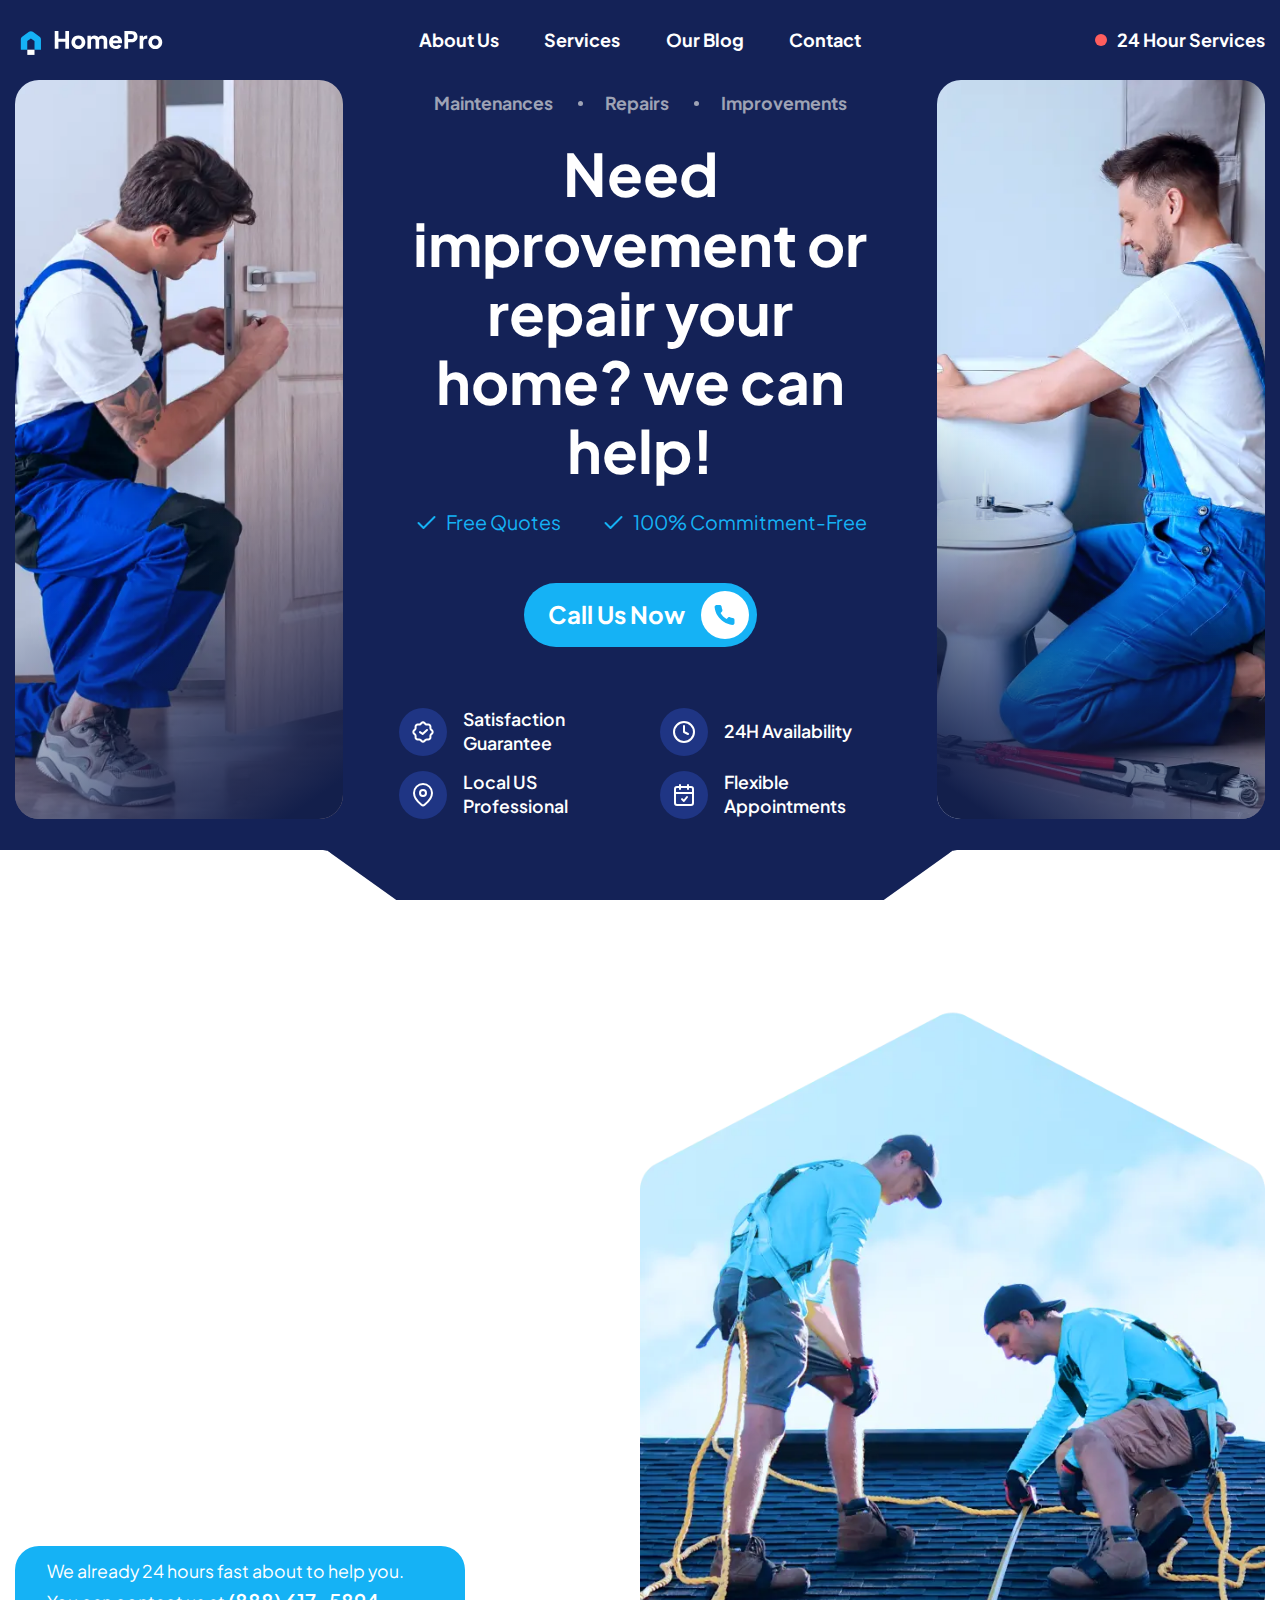
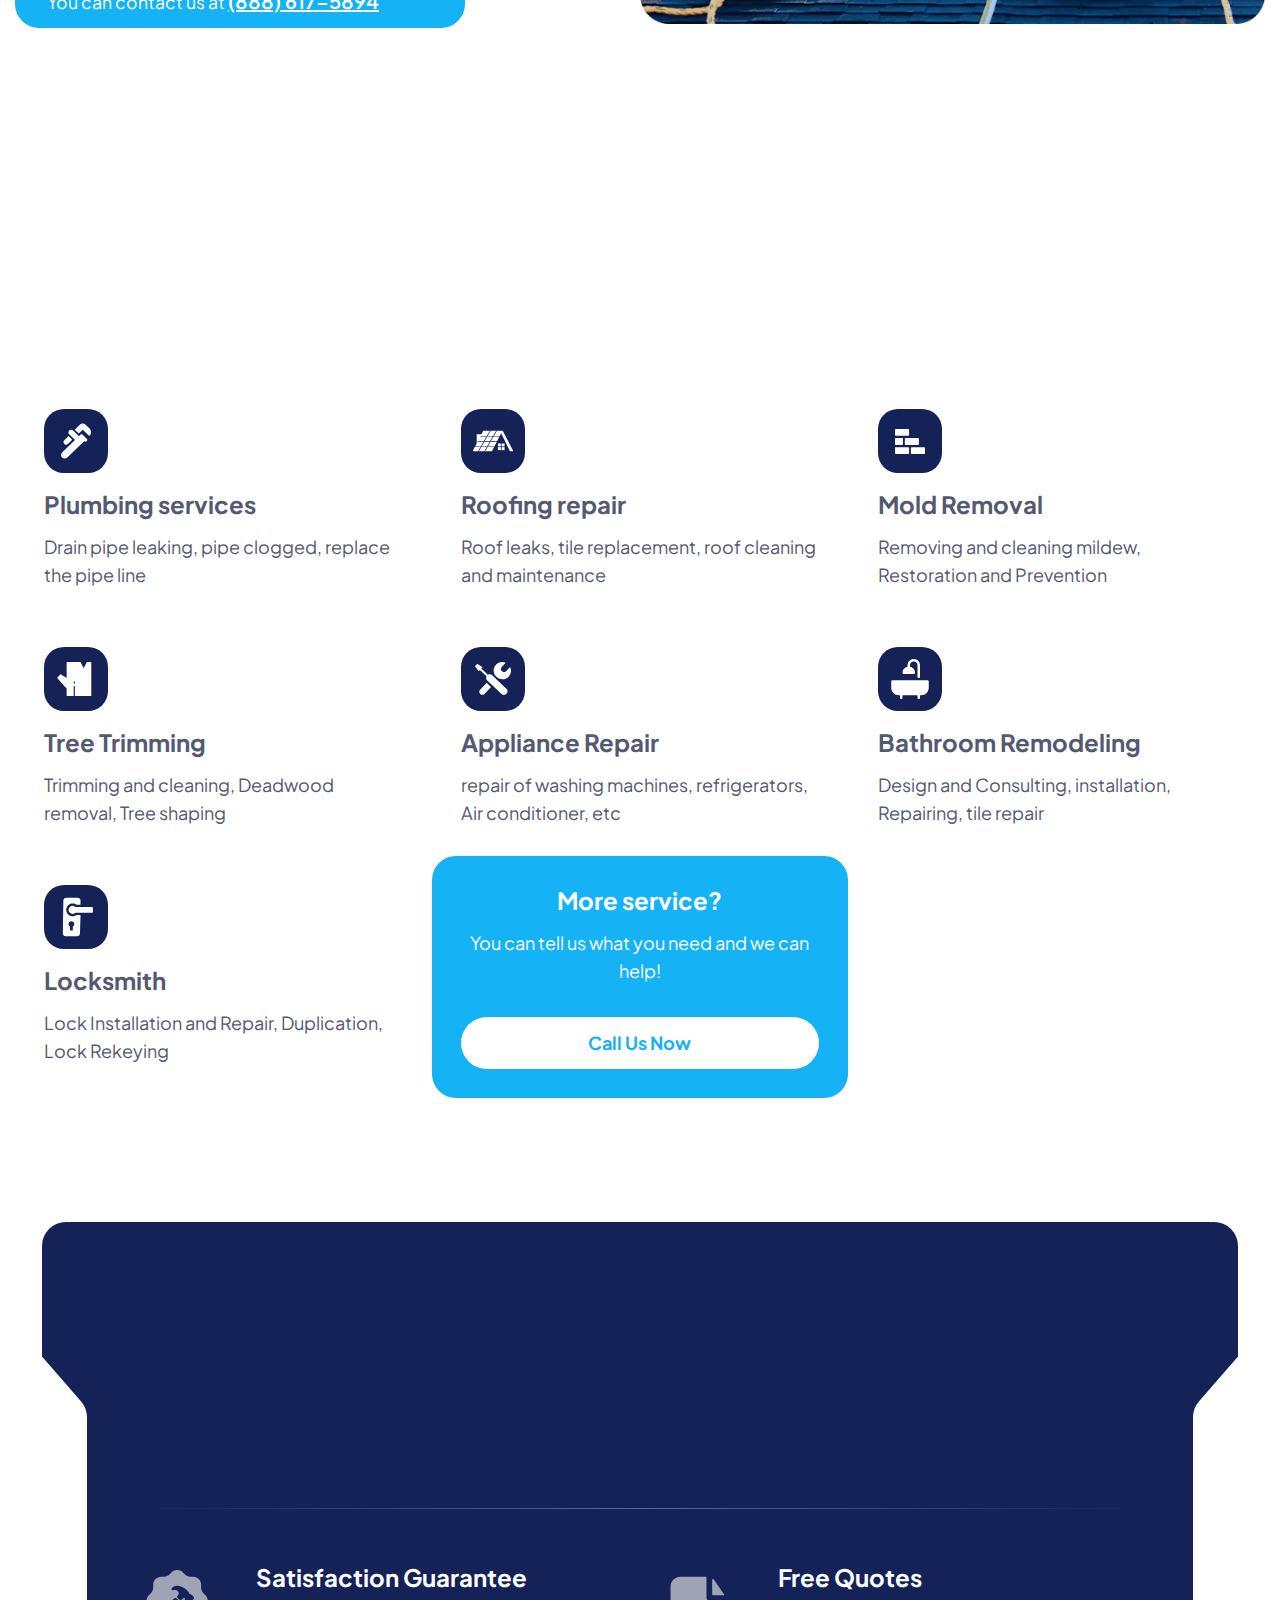
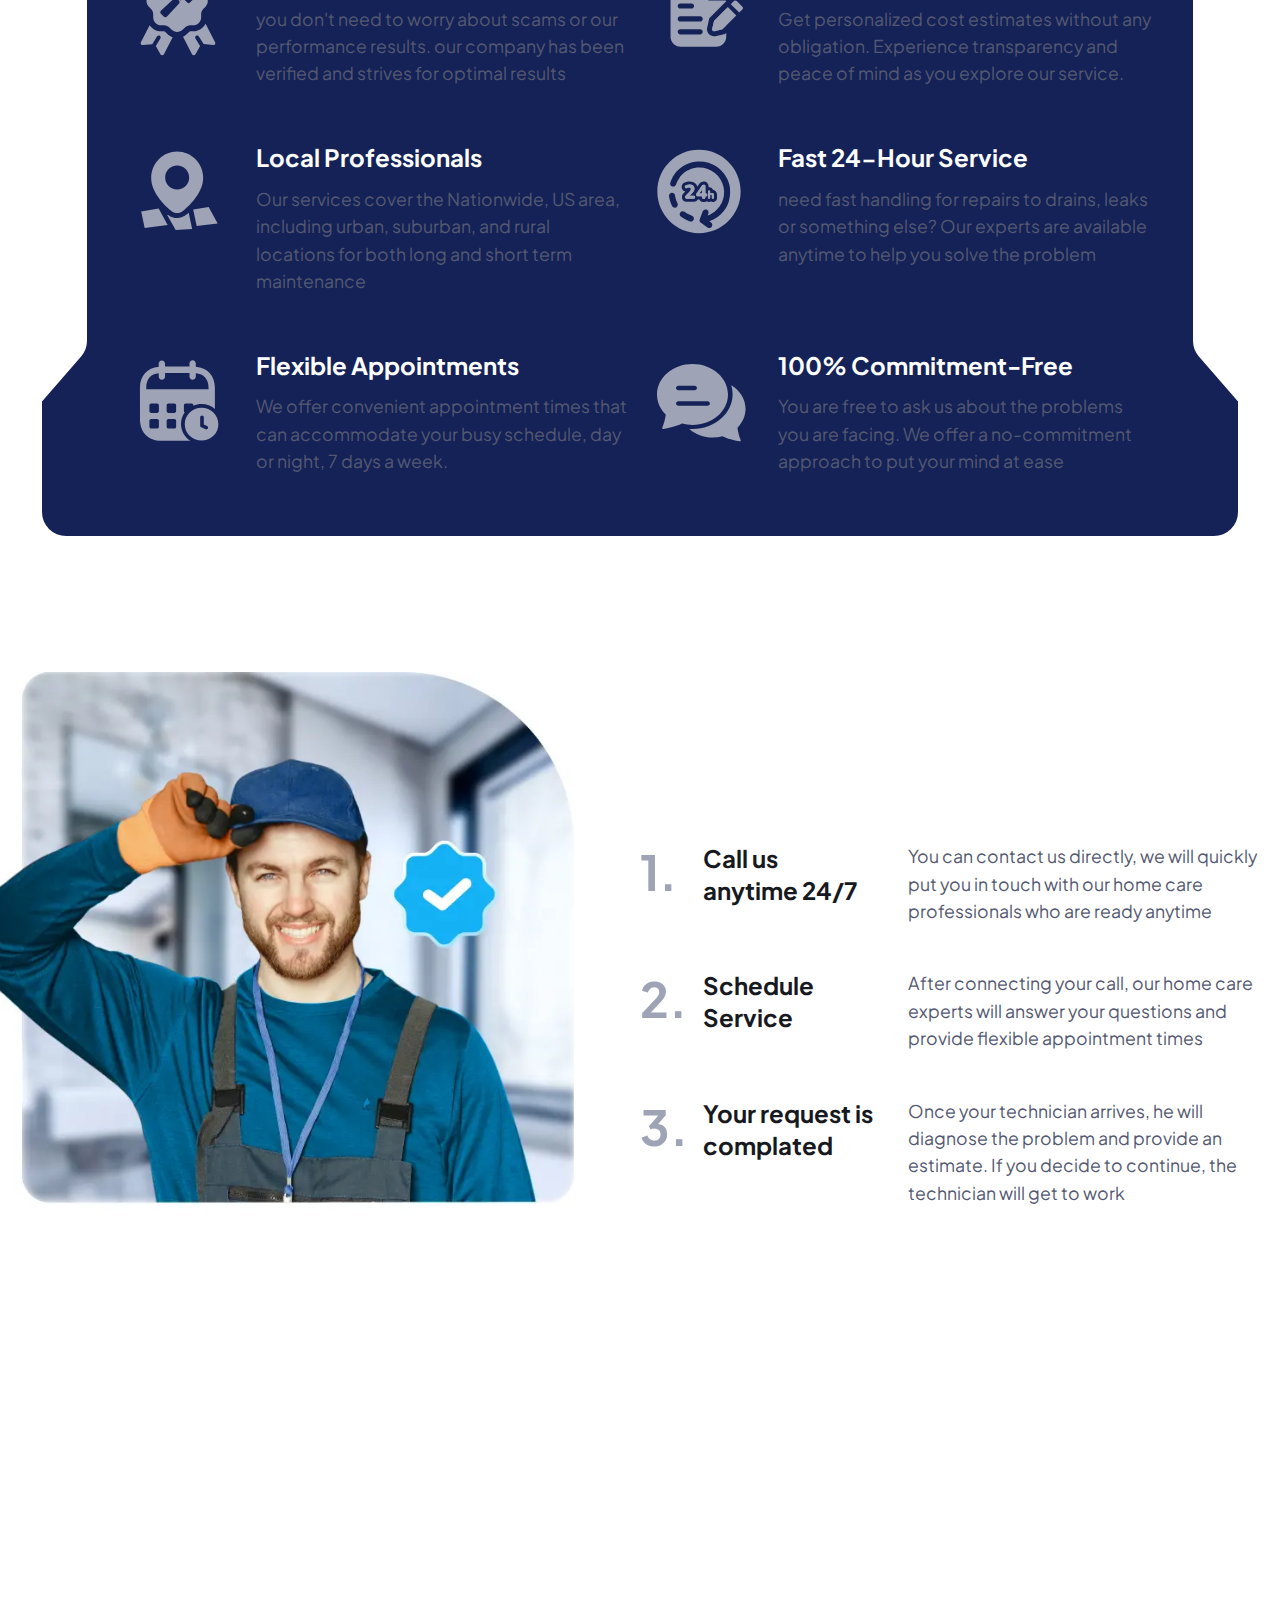
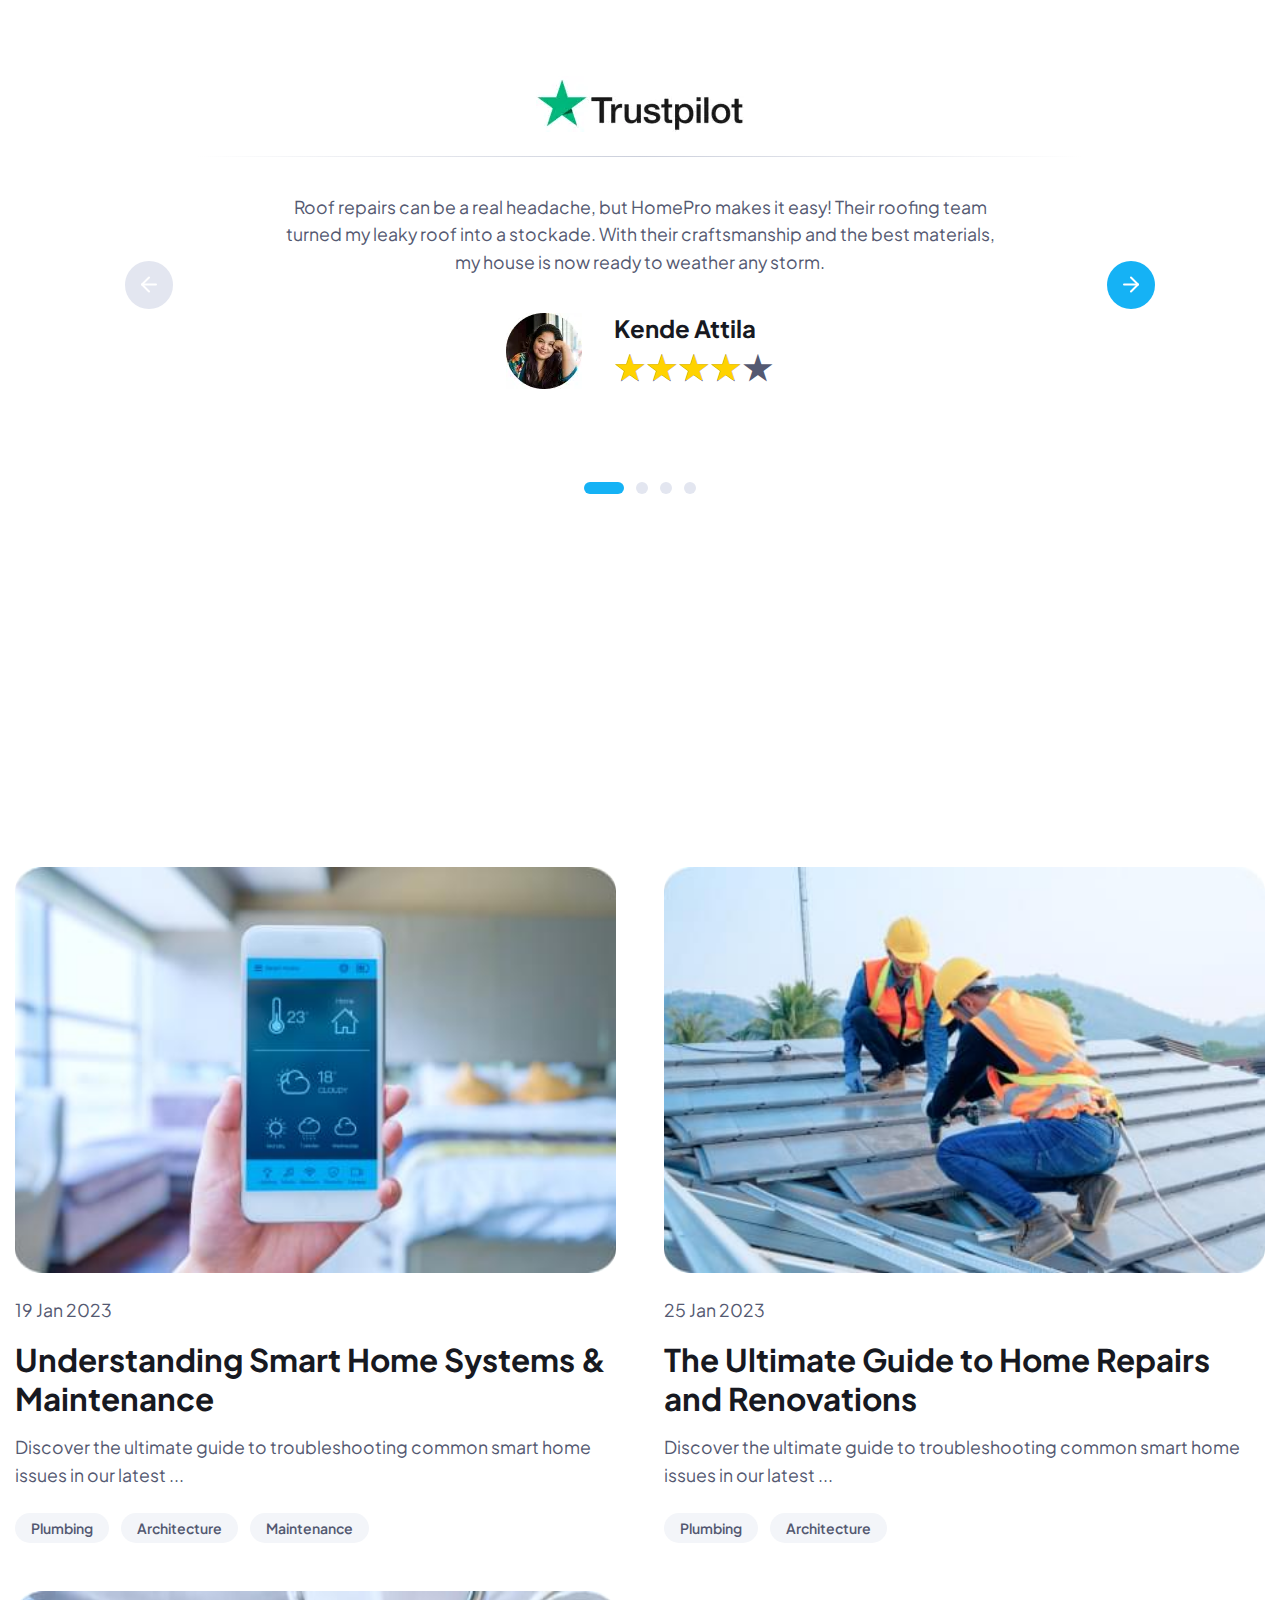
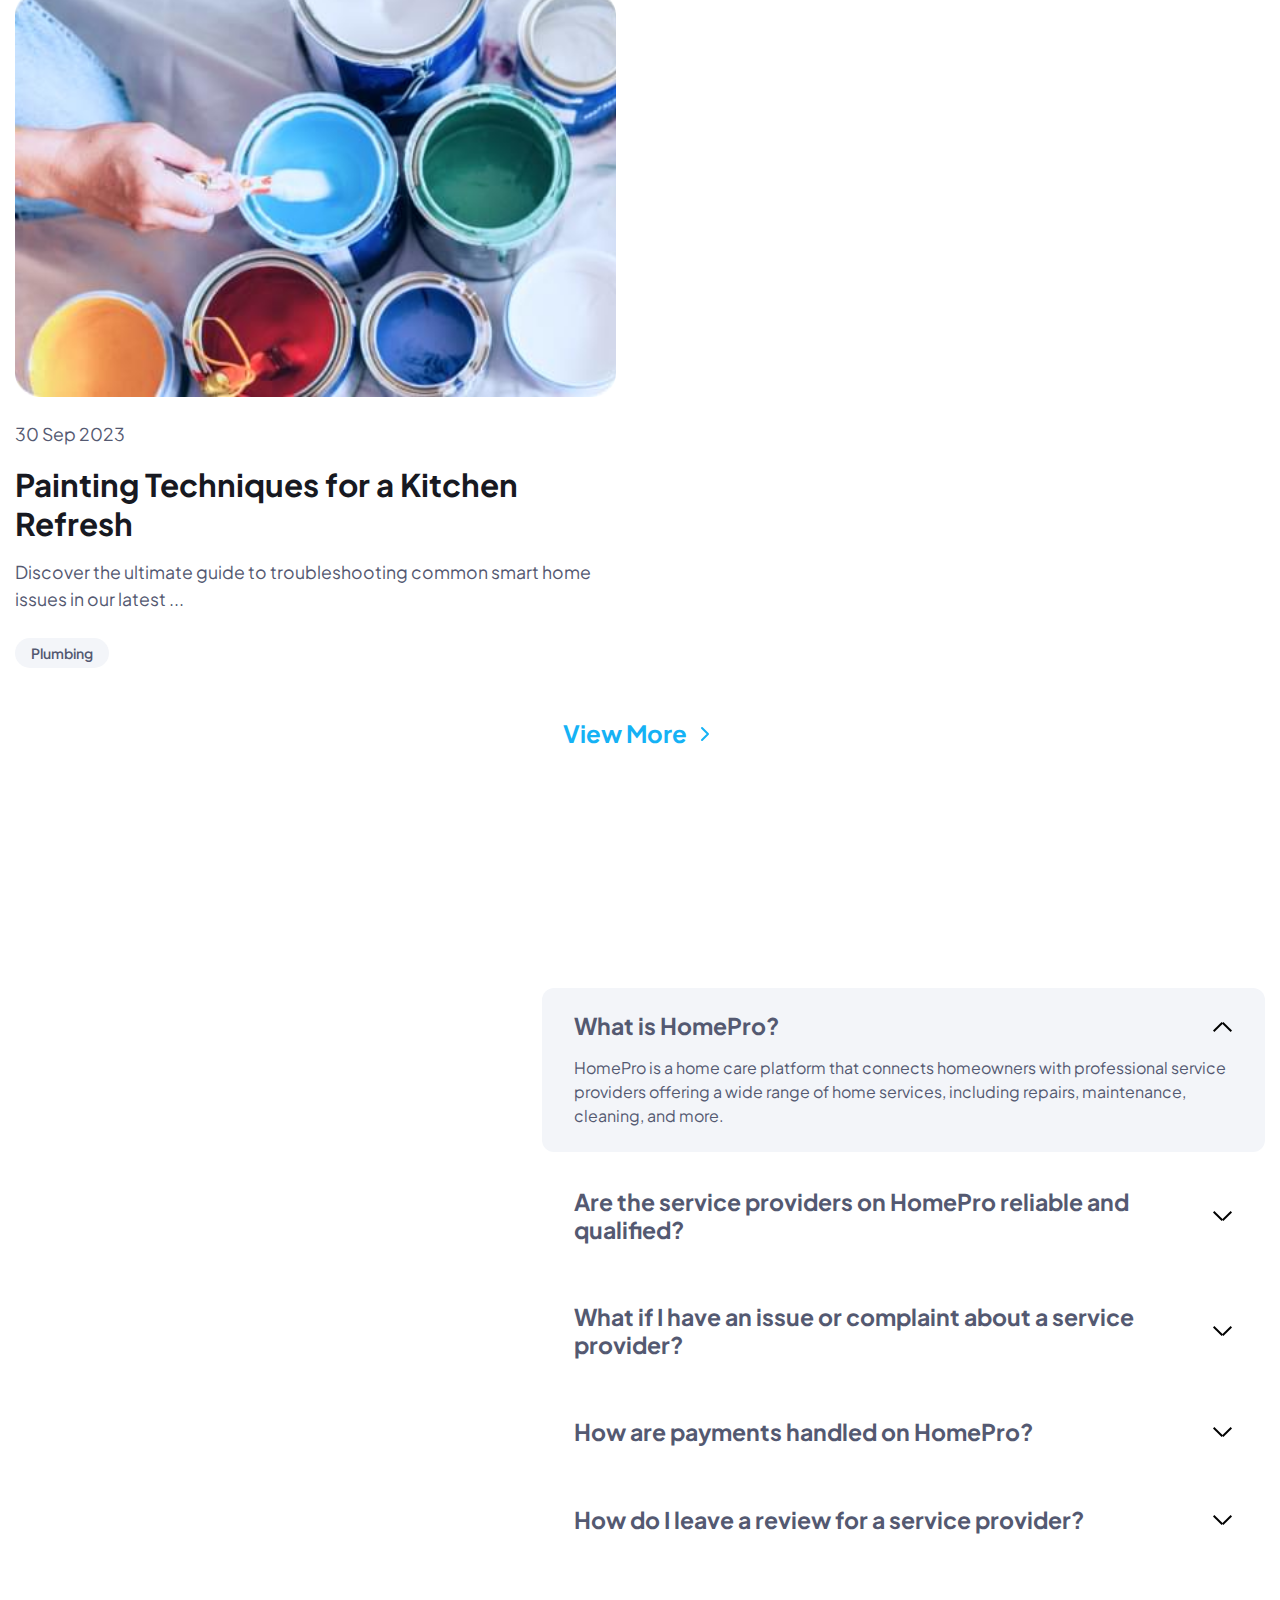
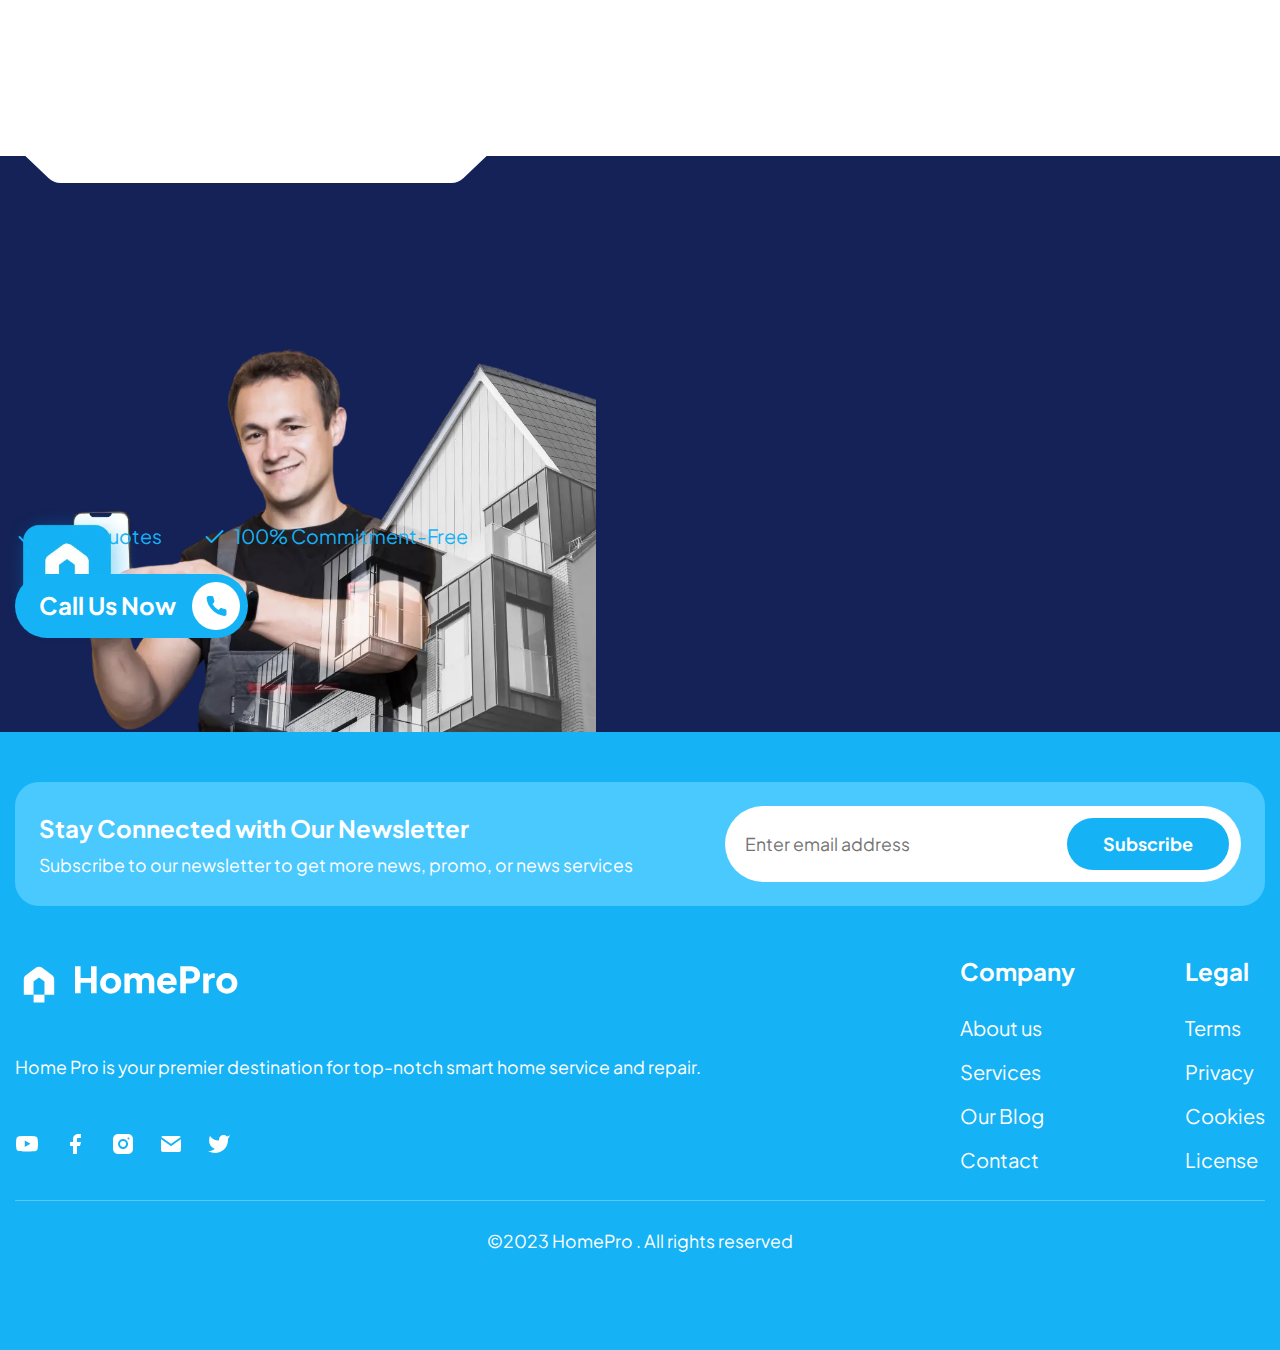
<file: index.html>
<!DOCTYPE html>
<html lang="en">

<head>
	<title>homePro</title>
	<meta charset="UTF-8">
	<meta name="format-detection" content="telephone=no">
	<style>
		body {
			opacity: 0;
		}
	</style>
	<link rel="stylesheet" href="css/style.min.css?_v=20230924210755">
	<link rel="shortcut icon" href="favicon.ico">
	<!-- <meta name="robots" content="noindex, nofollow"> -->
	<meta name="viewport" content="width=device-width, initial-scale=1.0">
</head>

<body>
	<div class="wrapper">
		<header class="header">
			<div class="header__container">
				<div class="header__logo">
					<img src="img/logo.svg" width="148" height="32" alt="logo">
				</div>

				<div class="header__menu menu">
					<button type="button" class="menu__icon icon-menu">
						<span></span>
					</button>
					<nav class="menu__body">
						<ul class="menu__list">
							<li class="menu__item"><a href="#" data-goto=".about" class="menu__link">About
									Us</a></li>
							<li class="menu__item"><a href="#" data-goto=".services" class="menu__link">Services</a></li>
							<li class="menu__item"><a href="#" data-goto=".blog" class="menu__link">Our Blog</a></li>
							<li class="menu__item"><a href="#" data-goto=".footer" class="menu__link">Contact</a></li>
						</ul>
					</nav>
				</div>
				<div data-da=".menu__body, 767" class="header__schedule">24 Hour Services</div>
			</div>
		</header>
		<main class="page">

			<!-- Hero section -->
			<section data-watch class="hero" id="hero-section">
				<div class="hero__image-ibg hero__image-ibg--left">
					<picture><source srcset="img/hero/image-left.webp" type="image/webp"><img src="img/hero/image-left.jpg" alt="image"></picture>
				</div>
				<div class="hero__body">
					<div class="hero__content">
						<div class="hero__main">
							<ul class="hero__items items-hero">
								<li class="items-hero__item">Maintenances </li>
								<li class="items-hero__item">Repairs</li>
								<li class="items-hero__item">Improvements</li>
							</ul>
							<div class="hero__block-header block-header block-header--center">
								<h1 class="block-header__title block-header__title--white block-header__title--big">Need
									improvement
									or repair your home? we can help!</h1>
							</div>
							<ul class="hero__done done">
								<li class="done__item">Free Quotes</li>
								<li class="done__item">100% Commitment-Free </li>
							</ul>
						</div>
						<a href="#" class="hero__button button button--icon">
							<span>Call Us Now</span>
						</a>
					</div>
					<div class="hero__advantages advantages-hero">
						<div class="advantages-hero__item">
							<div class="advantages-hero__icon">
								<img src="img/hero/icons/01.svg" alt="icon">
							</div>
							<div class="advantages-hero__text">
								<p>Satisfaction Guarantee</p>
							</div>
						</div>
						<div class="advantages-hero__item">
							<div class="advantages-hero__icon">
								<img src="img/hero/icons/02.svg" alt="icon">
							</div>
							<div class="advantages-hero__text">
								<p>24H Availability</p>
							</div>
						</div>
						<div class="advantages-hero__item">
							<div class="advantages-hero__icon">
								<img src="img/hero/icons/03.svg" alt="icon">
							</div>
							<div class="advantages-hero__text">
								<p>Local US Professional</p>
							</div>
						</div>
						<div class="advantages-hero__item">
							<div class="advantages-hero__icon">
								<img src="img/hero/icons/04.svg" alt="icon">
							</div>
							<div class="advantages-hero__text">
								<p>Flexible Appointments</p>
							</div>
						</div>
					</div>
				</div>
				<div class="hero__image-ibg hero__image-ibg--right">
					<picture><source srcset="img/hero/image-right.webp" type="image/webp"><img src="img/hero/image-right.jpg" alt="image"></picture>
				</div>
				<div class="hero__decor decor-hero">
					<div class="decor-hero__item"></div>
					<div class="decor-hero__item"></div>
				</div>
			</section>

			<!--  About section -->
			<section data-watch="navigator" data-watch-threshold="0.3" class="about" id="about-section">
				<div class="about__container">
					<div class="about__body">
						<div class="about__block-header block-header">
							<h2 class="block-header__title">Professional for your home about</h2>
							<div class="block-header__text">
								<p>You need help for home care? We are home care professionals focused in the US region. We
									provide
									several about that support home about</p>
							</div>
						</div>
						<ul class="about__items">
							<li class="about__item">Repair and Installation</li>
							<li class="about__item">Maintenance</li>
							<li class="about__item">Home Security about</li>
							<li class="about__item">Plumbing</li>
							<li class="about__item">Budget-friendly</li>
							<li class="about__item">Eco-friendly solutions</li>
						</ul>
						<div class="about__info">
							We already 24 hours fast about to help you. You can contact us at <a href="tel:8886175894">(888)
								617-5894</a>
						</div>
					</div>
					<div class="about__image">
						<picture><source srcset="img/about/image.webp" type="image/webp"><img src="img/about/image.png" alt="image"></picture>
					</div>
				</div>
			</section>

			<!--  Services section -->
			<section data-watch="navigator" data-watch-threshold="0.3" class="services" id="services-section">
				<div class="services__container">
					<div class="services__block-header block-header block-header--center">
						<h2 class="block-header__title">Our Services</h2>
						<div class="block-header__text">
							<p>You have problems with leaking pipes, broken tiles, lost keys or want to tidy up the trees
								around you, of course you need our help!</p>
						</div>
					</div>
					<div class="services__items">
						<article class="services__item item-service">
							<div class="item-service__icon">
								<img src="img/services/01.svg" alt="icon">
							</div>
							<h4 class="item-service__title">Plumbing services</h4>
							<div class="item-service__text">
								<p>Drain pipe leaking, pipe clogged, replace the pipe line</p>
							</div>
						</article>
						<article class="services__item item-service">
							<div class="item-service__icon">
								<img src="img/services/02.svg" alt="icon">
							</div>
							<h4 class="item-service__title">Roofing repair</h4>
							<div class="item-service__text">
								<p>Roof leaks, tile replacement, roof cleaning and maintenance</p>
							</div>
						</article>
						<article class="services__item item-service">
							<div class="item-service__icon">
								<img src="img/services/03.svg" alt="icon">
							</div>
							<h4 class="item-service__title">Mold Removal</h4>
							<div class="item-service__text">
								<p>Removing and cleaning mildew, Restoration and Prevention</p>
							</div>
						</article>
						<article class="services__item item-service">
							<div class="item-service__icon">
								<img src="img/services/04.svg" alt="icon">
							</div>
							<h4 class="item-service__title">Tree Trimming</h4>
							<div class="item-service__text">
								<p>Trimming and cleaning, Deadwood removal, Tree shaping</p>
							</div>
						</article>
						<article class="services__item item-service">
							<div class="item-service__icon">
								<img src="img/services/05.svg" alt="icon">
							</div>
							<h4 class="item-service__title">Appliance Repair</h4>
							<div class="item-service__text">
								<p>repair of washing machines, refrigerators, Air conditioner, etc</p>
							</div>
						</article>
						<article class="services__item item-service">
							<div class="item-service__icon">
								<img src="img/services/06.svg" alt="icon">
							</div>
							<h4 class="item-service__title">Bathroom Remodeling</h4>
							<div class="item-service__text">
								<p>Design and Consulting, installation, Repairing, tile repair</p>
							</div>
						</article>
						<article class="services__item item-service">
							<div class="item-service__icon">
								<img src="img/services/07.svg" alt="icon">
							</div>
							<h4 class="item-service__title">Locksmith</h4>
							<div class="item-service__text">
								<p>Lock Installation and Repair, Duplication, Lock Rekeying</p>
							</div>
						</article>
						<article class="services__item item-service item-service--blue">
							<h4 class="item-service__title">More service?</h4>
							<div class="item-service__text">
								<p>You can tell us what you need and we can help! </p>
							</div>
							<a href="#" class="item-service__button button button--fw button--white button--min">Call Us
								Now</a>
						</article>
					</div>
				</div>
			</section>

			<!--  Advantages section -->
			<section data-watch class="advantages" id="advantages-section">
				<div class="advantages__body">
					<div class="advantages__container">
						<div class="advantages__block-header block-header block-header--inline">
							<h2 class="block-header__title block-header__title--white">Fast, Friendly, and Satisfaction
								Guarantee
							</h2>
							<div class="block-header__text">
								<p>No matter how big or small your work is, whether it's for the interior or exterior of your
									home,
									we are ready to serve and help you solve your home problems.</p>
							</div>
						</div>
						<div class="advantages__items">
							<div class="advantages__item item-advantages">
								<div class="item-advantages__icon">
									<img src="img/advantages/01.svg" alt="icon">
								</div>
								<div class="item-advantages__body">
									<h4 class="item-advantages__title">Satisfaction Guarantee</h4>
									<div class="item-advantages__text">
										<p>you don't need to worry about scams or our performance results. our company has been
											verified and strives for optimal results</p>
									</div>
								</div>
							</div>
							<div class="advantages__item item-advantages">
								<div class="item-advantages__icon">
									<img src="img/advantages/02.svg" alt="icon">
								</div>
								<div class="item-advantages__body">
									<h4 class="item-advantages__title">Free Quotes</h4>
									<div class="item-advantages__text">
										<p>Get personalized cost estimates without any obligation. Experience transparency and
											peace
											of mind as you explore our service.</p>
									</div>
								</div>
							</div>
							<div class="advantages__item item-advantages">
								<div class="item-advantages__icon">
									<img src="img/advantages/03.svg" alt="icon">
								</div>
								<div class="item-advantages__body">
									<h4 class="item-advantages__title">Local Professionals</h4>
									<div class="item-advantages__text">
										<p>Our services cover the Nationwide, US area, including urban, suburban, and rural
											locations
											for both long and short term maintenance</p>
									</div>
								</div>
							</div>
							<div class="advantages__item item-advantages">
								<div class="item-advantages__icon">
									<img src="img/advantages/04.svg" alt="icon">
								</div>
								<div class="item-advantages__body">
									<h4 class="item-advantages__title">Fast 24-Hour Service</h4>
									<div class="item-advantages__text">
										<p>need fast handling for repairs to drains, leaks or something else? Our experts are
											available anytime to help you solve the problem</p>
									</div>
								</div>
							</div>
							<div class="advantages__item item-advantages">
								<div class="item-advantages__icon">
									<img src="img/advantages/05.svg" alt="icon">
								</div>
								<div class="item-advantages__body">
									<h4 class="item-advantages__title">Flexible Appointments</h4>
									<div class="item-advantages__text">
										<p>We offer convenient appointment times that can accommodate your busy schedule, day or
											night, 7 days a week.</p>
									</div>
								</div>
							</div>
							<div class="advantages__item item-advantages">
								<div class="item-advantages__icon">
									<img src="img/advantages/06.svg" alt="icon">
								</div>
								<div class="item-advantages__body">
									<h4 class="item-advantages__title">100% Commitment-Free</h4>
									<div class="item-advantages__text">
										<p>You are free to ask us about the problems you are facing. We offer a no-commitment
											approach to put your mind at ease</p>
									</div>
								</div>
							</div>
						</div>
					</div>
				</div>
			</section>

			<!--  How section -->
			<section data-watch class="how" id="how-section">
				<div class="how__container">
					<div class="how__image">
						<picture><source srcset="img/how/image.webp" type="image/webp"><img src="img/how/image.jpg" alt="image"></picture>
					</div>
					<div class="how__content">
						<div class="how__block-header block-header">
							<h2 class="block-header__title">How HomePro works?</h2>
						</div>
						<ol class="how__list list-how">
							<li class="list-how__item">
								<span class="list-how__title">Call us anytime 24/7</span>
								<span class="list-how__text">You can contact us directly, we will quickly put you in touch with
									our home care professionals who are ready anytime</span>
							</li>
							<li class="list-how__item">
								<span class="list-how__title">Schedule Service</span>
								<span class="list-how__text">After connecting your call, our home care experts will answer your
									questions and provide flexible appointment times</span>
							</li>
							<li class="list-how__item">
								<span class="list-how__title">Your request is complated</span>
								<span class="list-how__text">Once your technician arrives, he will diagnose the problem and
									provide an estimate. If you decide to continue, the technician will get to work</span>
							</li>
						</ol>
					</div>
				</div>
			</section>

			<!--  Reviews section -->
			<section data-watch class="reviews" id="reviews-section">
				<div class="reviews__container">
					<div class="reviews__block-header block-header block-header--center">
						<h2 class="block-header__title">Here our original reviews from trusted platform</h2>
					</div>
					<div class="reviews__body">
						<!-- Оболонка слайдера -->
						<div class="reviews__slider swiper">
							<!-- Частина слайдера, що рухається -->
							<div class="reviews__wrapper swiper-wrapper">
								<!-- Слайд -->
								<div class="reviews__slide slide-reviews swiper-slide">
									<div class="slide-reviews__logo">
										<picture><source srcset="img/reviews/logo.webp" type="image/webp"><img src="img/reviews/logo.jpg" alt="image"></picture>
									</div>
									<div class="slide-reviews__text text">
										<p>Roof repairs can be a real headache, but HomePro makes it easy! Their roofing team
											turned
											my leaky roof into a stockade. With their craftsmanship and the best materials, my
											house
											is now ready to weather any storm.</p>
									</div>
									<div class="slide-reviews__user">
										<div class="slide-reviews__avatar">
											<picture><source srcset="img/reviews/avatar.webp" type="image/webp"><img src="img/reviews/avatar.jpg" alt="image"></picture>
										</div>
										<div class="slide-reviews__body">
											<div class="slide-reviews__name">Kende Attila</div>
											<div class="slide-reviews__rating rating ">
												<div class="rating__body">
													<div class="rating__active"></div>
													<div class="rating__items">
														<input type="radio" class="rating__item" value="1" name="rating">
														<input type="radio" class="rating__item" value="2" name="rating">
														<input type="radio" class="rating__item" value="3" name="rating">
														<input type="radio" class="rating__item" value="4" name="rating">
														<input type="radio" class="rating__item" value="5" name="rating">
													</div>
												</div>
												<div class="rating__value">4</div>
											</div>
										</div>
									</div>
								</div>
								<!-- Слайд -->
								<div class="reviews__slide slide-reviews swiper-slide">
									<div class="slide-reviews__logo">
										<picture><source srcset="img/reviews/logo.webp" type="image/webp"><img src="img/reviews/logo.jpg" alt="image"></picture>
									</div>
									<div class="slide-reviews__text text">
										<p>Roof repairs can be a real headache, but HomePro makes it easy! Their roofing team
											turned
											my leaky roof into a stockade. With their craftsmanship and the best materials, my
											house
											is now ready to weather any storm.</p>
									</div>
									<div class="slide-reviews__user">
										<div class="slide-reviews__avatar">
											<picture><source srcset="img/reviews/avatar.webp" type="image/webp"><img src="img/reviews/avatar.jpg" alt="image"></picture>
										</div>
										<div class="slide-reviews__body">
											<div class="slide-reviews__name">Kende Attila</div>
											<div class="slide-reviews__rating rating ">
												<div class="rating__body">
													<div class="rating__active"></div>
													<div class="rating__items">
														<input type="radio" class="rating__item" value="1" name="rating">
														<input type="radio" class="rating__item" value="2" name="rating">
														<input type="radio" class="rating__item" value="3" name="rating">
														<input type="radio" class="rating__item" value="4" name="rating">
														<input type="radio" class="rating__item" value="5" name="rating">
													</div>
												</div>
												<div class="rating__value">4</div>
											</div>
										</div>
									</div>
								</div>
								<!-- Слайд -->
								<div class="reviews__slide slide-reviews swiper-slide">
									<div class="slide-reviews__logo">
										<picture><source srcset="img/reviews/logo.webp" type="image/webp"><img src="img/reviews/logo.jpg" alt="image"></picture>
									</div>
									<div class="slide-reviews__text text">
										<p>Roof repairs can be a real headache, but HomePro makes it easy! Their roofing team
											turned
											my leaky roof into a stockade. With their craftsmanship and the best materials, my
											house
											is now ready to weather any storm. </p>
										<p>Roof repairs can be a real headache, but HomePro makes it easy! Their roofing team
											turned
											my leaky roof into a stockade. With their craftsmanship and the best materials, my
											house
											is now ready to weather any storm. </p>
									</div>
									<div class="slide-reviews__user">
										<div class="slide-reviews__avatar">
											<picture><source srcset="img/reviews/avatar.webp" type="image/webp"><img src="img/reviews/avatar.jpg" alt="image"></picture>
										</div>
										<div class="slide-reviews__body">
											<div class="slide-reviews__name">Kende Attila</div>
											<div class="slide-reviews__rating rating ">
												<div class="rating__body">
													<div class="rating__active"></div>
													<div class="rating__items">
														<input type="radio" class="rating__item" value="1" name="rating">
														<input type="radio" class="rating__item" value="2" name="rating">
														<input type="radio" class="rating__item" value="3" name="rating">
														<input type="radio" class="rating__item" value="4" name="rating">
														<input type="radio" class="rating__item" value="5" name="rating">
													</div>
												</div>
												<div class="rating__value">4</div>
											</div>
										</div>
									</div>
								</div>
								<!-- Слайд -->
								<div class="reviews__slide slide-reviews swiper-slide">
									<div class="slide-reviews__logo">
										<picture><source srcset="img/reviews/logo.webp" type="image/webp"><img src="img/reviews/logo.jpg" alt="image"></picture>
									</div>
									<div class="slide-reviews__text text">
										<p>Roof repairs can be a real headache, but HomePro makes it easy! Their roofing team
											turned
											my leaky roof into a stockade. With their craftsmanship and the best materials, my
											house
											is now ready to weather any storm.</p>
									</div>
									<div class="slide-reviews__user">
										<div class="slide-reviews__avatar">
											<picture><source srcset="img/reviews/avatar.webp" type="image/webp"><img src="img/reviews/avatar.jpg" alt="image"></picture>
										</div>
										<div class="slide-reviews__body">
											<div class="slide-reviews__name">Kende Attila</div>
											<div class="slide-reviews__rating rating ">
												<div class="rating__body">
													<div class="rating__active"></div>
													<div class="rating__items">
														<input type="radio" class="rating__item" value="1" name="rating">
														<input type="radio" class="rating__item" value="2" name="rating">
														<input type="radio" class="rating__item" value="3" name="rating">
														<input type="radio" class="rating__item" value="4" name="rating">
														<input type="radio" class="rating__item" value="5" name="rating">
													</div>
												</div>
												<div class="rating__value">4</div>
											</div>
										</div>
									</div>
								</div>
							</div>
						</div>
						<button class="reviews__arrow  reviews__arrow--left" type="button"></button>
						<button class="reviews__arrow  reviews__arrow--right" type="button"></button>
						<div class="reviews__bullets"></div>
					</div>
				</div>
			</section>

			<!--  Blog section -->
			<section data-watch="navigator" data-watch-threshold="0.3" class="blog" id="blog-section">
				<div class="blog__container">
					<div class="blog__block-header block-header block-header--center">
						<h2 class="block-header__title">Explore Insights in Our Blog</h2>
						<div class="block-header__text">
							<p>Find lots of insights and information on our blog. Explore, learn, and get inspired today.</p>
						</div>
					</div>

					<div class="blog__items">
					</div>
					<button hidden class="blog__view-more" type="button">View More</button>

				</div>
			</section>

			<!--  Questions section -->
			<section data-watch class="questions" id="questions-section">
				<div class="questions__container">
					<div class="block-header__questions block-header">
						<h2 class="block-header__title">Frequently Asked Questions</h2>
						<div class="block-header__text">
							<p>Still need help? <a href="#">Get Help Now</a></p>
						</div>
					</div>
					<div data-spollers data-one-spoller class="questions__spollers spollers-questions">
						<details data-open class="spollers-questions__item">
							<summary class="spollers-questions__title">What is HomePro?</summary>
							<div class="spollers-questions__body">
								<p>HomePro is a home care platform that connects homeowners with
									professional service providers offering a wide range of home services, including repairs,
									maintenance, cleaning, and more.</p>
							</div>
						</details>
						<details class="spollers-questions__item">
							<summary class="spollers-questions__title">Are the service providers on HomePro reliable and
								qualified?</summary>
							<div class="spollers-questions__body">
								<p>HomePro is a home care platform that connects homeowners with
									professional service providers offering a wide range of home services, including repairs,
									maintenance, cleaning, and more.</p>
							</div>
						</details>
						<details class="spollers-questions__item">
							<summary class="spollers-questions__title">What if I have an issue or complaint about a service
								provider?</summary>
							<div class="spollers-questions__body">
								<p>HomePro is a home care platform that connects homeowners with
									professional service providers offering a wide range of home services, including repairs,
									maintenance, cleaning, and more.</p>
							</div>
						</details>
						<details class="spollers-questions__item">
							<summary class="spollers-questions__title">How are payments handled on HomePro?</summary>
							<div class="spollers-questions__body">
								<p>HomePro is a home care platform that connects homeowners with
									professional service providers offering a wide range of home services, including repairs,
									maintenance, cleaning, and more.</p>
							</div>
						</details>
						<details class="spollers-questions__item">
							<summary class="spollers-questions__title">How do I leave a review for a service provider?
							</summary>
							<div class="spollers-questions__body">
								<p>HomePro is a home care platform that connects homeowners with
									professional service providers offering a wide range of home services, including repairs,
									maintenance, cleaning, and more.</p>
							</div>
						</details>
					</div>
				</div>
			</section>

			<!--  Talk section -->
			<section data-watch class="talk">
				<div class="talk__container">
					<div class="talk__content">
						<div class="talk__block-header block-header">
							<h1 class="block-header__title block-header__title--white block-header__title--big">
								Need improvement or repair your home? we can help!
							</h1>
						</div>
						<ul class="talk__done done">
							<li class="done__item">Free Quotes</li>
							<li class="done__item">100% Commitment-Free</li>
						</ul>
						<a href="#" class="hero__button button button--icon">
							<span>Call Us Now</span>
						</a>
					</div>
				</div>
				<div class="talk__image">
					<picture><source srcset="img/talk/image.webp" type="image/webp"><img src="img/talk/image.png" alt="Image"></picture>
				</div>
			</section>
		</main>
		<footer data-watch="navigator" class="footer">
			<div class="footer__container">
				<div class="footer__content">
					<div class="footer__subscribe subscribe">
						<div class="subscribe__body">
							<h3 class="subscribe__title">Stay Connected with Our Newsletter</h3>
							<div class="subscribe__text">
								<p>Subscribe to our newsletter to get more news, promo, or news services</p>
							</div>
						</div>
						<form class="subscribe__form" action="#">
							<input data-required="email" autocomplete="off" type="text" data-error="Error" name="form[]" placeholder="Enter email address" class="subscribe__input input">
							<button class="subscribe__button button button--min" type="submit">Subscribe</button>
						</form>
					</div>
					<div class="footer__body">
						<div class="footer__info">
							<div class="footer__logo">
								<img src="img/white-logo.svg" alt="logo">
							</div>
							<div class="footer__text text">
								<p>Home Pro is your premier destination for top-notch smart home service and repair. </p>
							</div>
							<ul class="footer__social social">
								<li class="social__item"><a class="social__link" href="#"><img src="img/social/youtube.svg" alt="icon"></a>
								</li>
								<li class="social__item"><a class="social__link" href="#"><img src="img/social/facebook.svg" alt="icon"></a></li>
								<li class="social__item"><a class="social__link" href="#"><img src="img/social/instagram.svg" alt="icon"></a></li>
								<li class="social__item"><a class="social__link" href="#"><img src="img/social/mail.svg" alt="icon"></a></li>
								<li class="social__item"><a class="social__link" href="#"><img src="img/social/twitter.svg" alt="icon"></a></li>
							</ul>
						</div>
						<div class="footer__menu menu-footer">
							<div data-spollers="479" class="menu-footer__spollers">
								<details class="menu-footer__block">
									<summary class="menu-footer__title">Company</summary>
									<ul class="menu-footer__list">
										<li class="menu-footer__item">
											<a class="menu-footer__link" href="#">About us</a>
										</li>
										<li class="menu-footer__item">
											<a class="menu-footer__link" href="#">Services</a>
										</li>
										<li class="menu-footer__item">
											<a class="menu-footer__link" href="#">Our Blog</a>
										</li>
										<li class="menu-footer__item">
											<a class="menu-footer__link" href="#">Contact</a>
										</li>
									</ul>
								</details>
								<details class="menu-footer__block">
									<summary class="menu-footer__title">Legal</summary>
									<ul class="menu-footer__list">
										<li class="menu-footer__item">
											<a class="menu-footer__link" href="#">Terms</a>
										</li>
										<li class="menu-footer__item">
											<a class="menu-footer__link" href="#">Privacy</a>
										</li>
										<li class="menu-footer__item">
											<a class="menu-footer__link" href="#">Cookies</a>
										</li>
										<li class="menu-footer__item">
											<a class="menu-footer__link" href="#">License</a>
										</li>
									</ul>
								</details>
							</div>
						</div>
					</div>
					<div class="footer__copy">©2023 HomePro . All rights reserved</div>
				</div>
		</footer>
	</div>
	<script src="js/app.min.js?_v=20230924210755"></script>
</body>

</html>
</file>
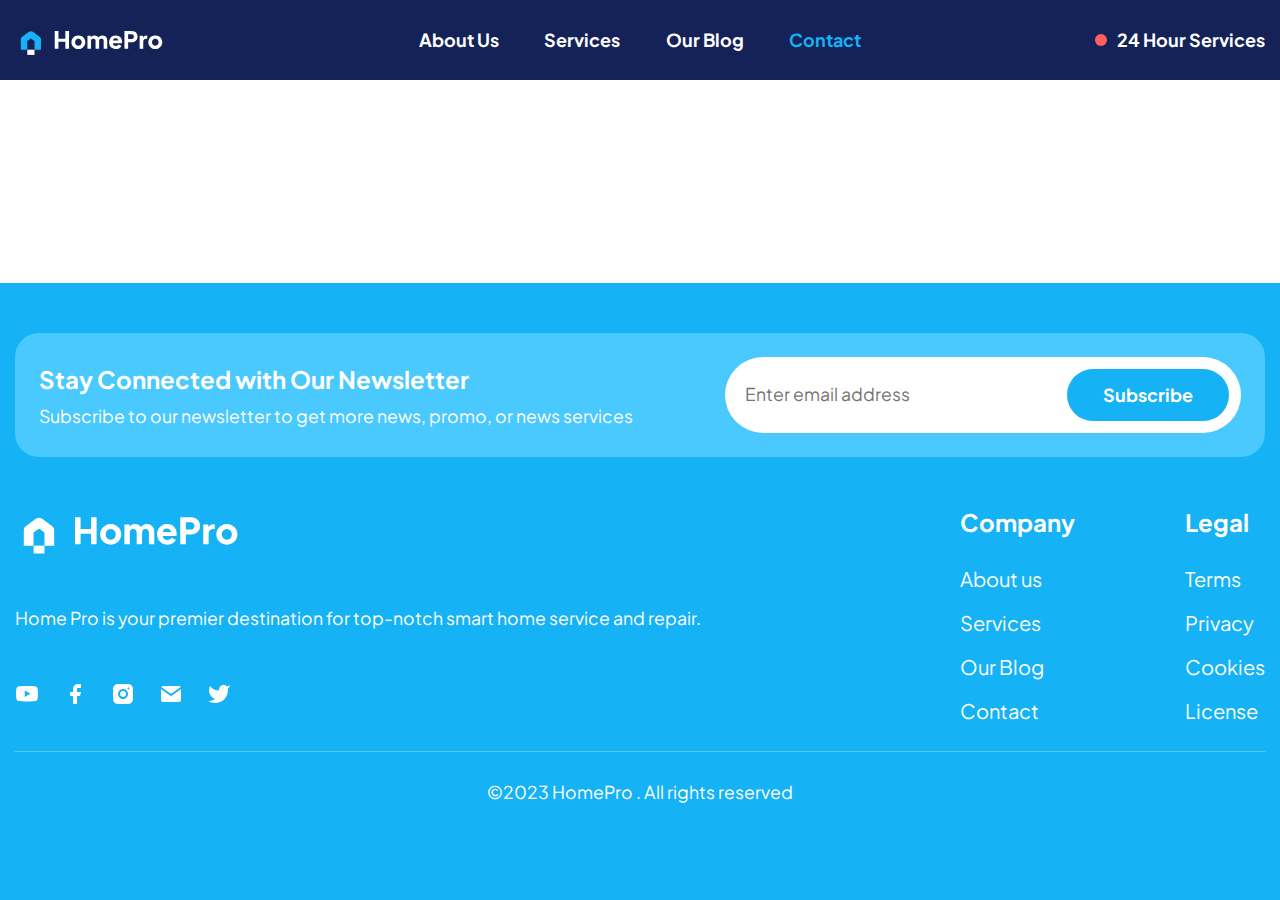
<file: success.html>
<!DOCTYPE html>
<html lang="en">

<head>
	<title>homePro</title>
	<meta charset="UTF-8">
	<meta name="format-detection" content="telephone=no">
	<style>
		body {
			opacity: 0;
		}
	</style>
	<link rel="stylesheet" href="css/style.min.css?_v=20230924210755">
	<link rel="shortcut icon" href="favicon.ico">
	<!-- <meta name="robots" content="noindex, nofollow"> -->
	<meta name="viewport" content="width=device-width, initial-scale=1.0">
</head>

<body>
	<div class="wrapper">
		<header class="header">
			<div class="header__container">
				<div class="header__logo">
					<img src="img/logo.svg" width="148" height="32" alt="logo">
				</div>

				<div class="header__menu menu">
					<button type="button" class="menu__icon icon-menu">
						<span></span>
					</button>
					<nav class="menu__body">
						<ul class="menu__list">
							<li class="menu__item"><a href="#" data-goto=".about" class="menu__link">About
									Us</a></li>
							<li class="menu__item"><a href="#" data-goto=".services" class="menu__link">Services</a></li>
							<li class="menu__item"><a href="#" data-goto=".blog" class="menu__link">Our Blog</a></li>
							<li class="menu__item"><a href="#" data-goto=".footer" class="menu__link">Contact</a></li>
						</ul>
					</nav>
				</div>
				<div data-da=".menu__body, 767" class="header__schedule">24 Hour Services</div>
			</div>
		</header>
		<main class="page">
		</main>
		<footer data-watch="navigator" class="footer">
			<div class="footer__container">
				<div class="footer__content">
					<div class="footer__subscribe subscribe">
						<div class="subscribe__body">
							<h3 class="subscribe__title">Stay Connected with Our Newsletter</h3>
							<div class="subscribe__text">
								<p>Subscribe to our newsletter to get more news, promo, or news services</p>
							</div>
						</div>
						<form class="subscribe__form" action="#">
							<input data-required="email" autocomplete="off" type="text" data-error="Error" name="form[]" placeholder="Enter email address" class="subscribe__input input">
							<button class="subscribe__button button button--min" type="submit">Subscribe</button>
						</form>
					</div>
					<div class="footer__body">
						<div class="footer__info">
							<div class="footer__logo">
								<img src="img/white-logo.svg" alt="logo">
							</div>
							<div class="footer__text text">
								<p>Home Pro is your premier destination for top-notch smart home service and repair. </p>
							</div>
							<ul class="footer__social social">
								<li class="social__item"><a class="social__link" href="#"><img src="img/social/youtube.svg" alt="icon"></a>
								</li>
								<li class="social__item"><a class="social__link" href="#"><img src="img/social/facebook.svg" alt="icon"></a></li>
								<li class="social__item"><a class="social__link" href="#"><img src="img/social/instagram.svg" alt="icon"></a></li>
								<li class="social__item"><a class="social__link" href="#"><img src="img/social/mail.svg" alt="icon"></a></li>
								<li class="social__item"><a class="social__link" href="#"><img src="img/social/twitter.svg" alt="icon"></a></li>
							</ul>
						</div>
						<div class="footer__menu menu-footer">
							<div data-spollers="479" class="menu-footer__spollers">
								<details class="menu-footer__block">
									<summary class="menu-footer__title">Company</summary>
									<ul class="menu-footer__list">
										<li class="menu-footer__item">
											<a class="menu-footer__link" href="#">About us</a>
										</li>
										<li class="menu-footer__item">
											<a class="menu-footer__link" href="#">Services</a>
										</li>
										<li class="menu-footer__item">
											<a class="menu-footer__link" href="#">Our Blog</a>
										</li>
										<li class="menu-footer__item">
											<a class="menu-footer__link" href="#">Contact</a>
										</li>
									</ul>
								</details>
								<details class="menu-footer__block">
									<summary class="menu-footer__title">Legal</summary>
									<ul class="menu-footer__list">
										<li class="menu-footer__item">
											<a class="menu-footer__link" href="#">Terms</a>
										</li>
										<li class="menu-footer__item">
											<a class="menu-footer__link" href="#">Privacy</a>
										</li>
										<li class="menu-footer__item">
											<a class="menu-footer__link" href="#">Cookies</a>
										</li>
										<li class="menu-footer__item">
											<a class="menu-footer__link" href="#">License</a>
										</li>
									</ul>
								</details>
							</div>
						</div>
					</div>
					<div class="footer__copy">©2023 HomePro . All rights reserved</div>
				</div>
		</footer>
	</div>
	<script src="js/app.min.js?_v=20230924210755"></script>
</body>

</html>
</file>
<file: css/style.min.css>
@charset "UTF-8";@font-face{font-family:PlusJakartaSans;font-display:swap;src:url(../fonts/PlusJakartaSans-Regular.woff2) format("woff2"),url(../fonts/PlusJakartaSans-Regular.woff) format("woff");font-weight:400;font-style:normal}@font-face{font-family:PlusJakartaSans;font-display:swap;src:url(../fonts/PlusJakartaSans-SemiBold.woff2) format("woff2"),url(../fonts/PlusJakartaSans-SemiBold.woff) format("woff");font-weight:600;font-style:normal}@font-face{font-family:PlusJakartaSans;font-display:swap;src:url(../fonts/PlusJakartaSans-ExtraBold.woff2) format("woff2"),url(../fonts/PlusJakartaSans-ExtraBold.woff) format("woff");font-weight:800;font-style:normal}@font-face{font-family:PlusJakartaSans;font-display:swap;src:url(../fonts/PlusJakartaSans-Bold.woff2) format("woff2"),url(../fonts/PlusJakartaSans-Bold.woff) format("woff");font-weight:700;font-style:normal}*{padding:0;margin:0;border:0}*,:after,:before{-webkit-box-sizing:border-box;box-sizing:border-box}body,html{height:100%;min-width:320px}body{color:#545971;line-height:1;font-family:PlusJakartaSans;font-size:1.125rem;-ms-text-size-adjust:100%;-moz-text-size-adjust:100%;-webkit-text-size-adjust:100%;-webkit-font-smoothing:antialiased;-moz-osx-font-smoothing:grayscale}button,input,textarea{font-family:PlusJakartaSans;font-size:inherit;line-height:inherit}button{cursor:pointer;color:inherit;background-color:transparent}a{color:inherit;text-decoration:none}ul li{list-style:none}img{vertical-align:top}h1,h2,h3,h4,h5,h6{font-weight:inherit;font-size:inherit}.lock body{overflow:hidden;-ms-touch-action:none;touch-action:none;-ms-scroll-chaining:none;overscroll-behavior:none}.loaded body{opacity:1;-webkit-transition:opacity .3s;transition:opacity .3s}.wrapper{min-height:100%;display:-webkit-box;display:-ms-flexbox;display:flex;-webkit-box-orient:vertical;-webkit-box-direction:normal;-ms-flex-direction:column;flex-direction:column;overflow:hidden}@supports (overflow:clip){.wrapper{overflow:clip}}.wrapper>main{-webkit-box-flex:1;-ms-flex:1 1 auto;flex:1 1 auto}.wrapper>*{min-width:0}.text{line-height:1.55}.text p:not(:last-child){margin-bottom:.9375rem}[class*=__container]{max-width:91.875rem;margin:0 auto;padding:0 .9375rem}.button{display:-webkit-inline-box;display:-ms-inline-flexbox;display:inline-flex;padding:.5rem;min-height:4rem;-webkit-box-align:center;-ms-flex-align:center;align-items:center;-webkit-box-pack:center;-ms-flex-pack:center;justify-content:center;border-radius:3.75rem;background-color:#15b2f5;color:#fff;font-size:1.5rem;font-weight:700;line-height:1.33;-webkit-transition:all .3s ease 0s;transition:all .3s ease 0s}.button--fw{width:100%}.button--icon span{display:-webkit-box;display:-ms-flexbox;display:flex;-webkit-box-align:center;-ms-flex-align:center;align-items:center;padding-left:1rem;gap:1rem}.button--icon span::after{content:"";background:url(../img/icons/phone.svg) center no-repeat;-webkit-box-flex:0;-ms-flex:0 0 3rem;flex:0 0 3rem;width:3rem;height:3rem;border-radius:50%;background-color:#fff}.button--white{background-color:#fff;color:#15b2f5}.button--min{font-size:1.125rem;line-height:1.33;padding:.875rem 2.25rem;min-height:0}input[type=email],input[type=tel],input[type=text],textarea{-webkit-appearance:none;-moz-appearance:none;appearance:none}.input{border-radius:0!important;width:100%;display:block}.input[placeholder]:not([data-placeholder-nohiden])::-webkit-input-placeholder{-webkit-transition:opacity .3s;transition:opacity .3s}.input[placeholder]:not([data-placeholder-nohiden])::-moz-placeholder{-moz-transition:opacity .3s;transition:opacity .3s}.input[placeholder]:not([data-placeholder-nohiden]):-ms-input-placeholder{-ms-transition:opacity .3s;transition:opacity .3s}.input[placeholder]:not([data-placeholder-nohiden])::-ms-input-placeholder{-ms-transition:opacity .3s;transition:opacity .3s}.input[placeholder]:not([data-placeholder-nohiden])::placeholder{-webkit-transition:opacity .3s;transition:opacity .3s}.input[placeholder]:not([data-placeholder-nohiden]):focus::-webkit-input-placeholder{opacity:0}.input[placeholder]:not([data-placeholder-nohiden]):focus::-moz-placeholder{opacity:0}.input[placeholder]:not([data-placeholder-nohiden]):focus:-ms-input-placeholder{opacity:0}.input[placeholder]:not([data-placeholder-nohiden]):focus::-ms-input-placeholder{opacity:0}.input[placeholder]:not([data-placeholder-nohiden]):focus::placeholder{opacity:0}textarea.input{resize:none;padding:0 0}.rating{display:-webkit-box;display:-ms-flexbox;display:flex;-webkit-box-align:end;-ms-flex-align:end;align-items:flex-end;font-size:2.25rem;line-height:.75;-webkit-transition:opacity .3s ease 0s;transition:opacity .3s ease 0s}.rating.rating_sending{opacity:.2}.rating.rating_set .rating__active,.rating.rating_set .rating__item{cursor:pointer}.rating__body{position:relative}.rating__body::before{content:"★★★★★";display:block}.rating__active{position:absolute;width:0%;height:100%;top:0;left:0;overflow:hidden}.rating__active::before{content:"★★★★★";position:absolute;width:100%;height:100%;top:0;left:0;color:#ffd300}.rating__items{display:-webkit-box;display:-ms-flexbox;display:flex;position:absolute;width:100%;height:100%;top:0;left:0}.rating__item{-webkit-box-flex:0;-ms-flex:0 0 20%;flex:0 0 20%;height:100%;opacity:0}.rating__value{font-size:50%;line-height:1;padding:0 0 0 10px}[class*=-ibg]{position:relative}[class*=-ibg] img{position:absolute;width:100%;height:100%;top:0;left:0;-o-object-fit:cover;object-fit:cover}[class*=-ibg--contain] img{-o-object-fit:contain;object-fit:contain}.list-how{list-style-type:none;counter-reset:item}.list-how li{position:relative}.list-how li:before{counter-increment:item;content:counter(item) ".";position:absolute;left:0;top:0}.block-header{display:-ms-grid;display:grid;gap:1.5rem}.block-header--center{text-align:center}.block-header--inline{-ms-grid-columns:minmax(16rem,36.5625rem) minmax(16rem,38.3125rem);grid-template-columns:minmax(16rem,36.5625rem) minmax(16rem,38.3125rem);-webkit-box-pack:justify;-ms-flex-pack:justify;justify-content:space-between;-webkit-box-align:end;-ms-flex-align:end;align-items:end}.block-header__title{color:#171921;font-weight:700;line-height:1.23;-webkit-transform:translate(0,25%);-ms-transform:translate(0,25%);transform:translate(0,25%);opacity:0;-webkit-transition:opacity .7s,-webkit-transform .7s;transition:opacity .7s,-webkit-transform .7s;transition:transform .7s,opacity .7s;transition:transform .7s,opacity .7s,-webkit-transform .7s}.block-header__title--big{line-height:1.18}.block-header__title--white{color:#fff}._watcher-view .block-header__title{-webkit-transform:translate(0,0);-ms-transform:translate(0,0);transform:translate(0,0);opacity:1}.block-header__text{font-size:1.125rem;line-height:1.55;-webkit-transform:translate(0,25%);-ms-transform:translate(0,25%);transform:translate(0,25%);opacity:0;-webkit-transition:opacity .7s,-webkit-transform .7s;transition:opacity .7s,-webkit-transform .7s;transition:transform .7s,opacity .7s;transition:transform .7s,opacity .7s,-webkit-transform .7s}._watcher-view .block-header__text{-webkit-transform:translate(0,0);-ms-transform:translate(0,0);transform:translate(0,0);opacity:1}.block-header__text a{font-weight:700;color:#15b2f5;text-decoration:underline}.done{display:-webkit-box;display:-ms-flexbox;display:flex;-ms-flex-wrap:wrap;flex-wrap:wrap;-webkit-column-gap:2.5rem;-moz-column-gap:2.5rem;column-gap:2.5rem;row-gap:.1875rem}.done__item{line-height:1.3;color:#15b2f5;background:url(../img/icons/check.svg) left .0625rem no-repeat;padding-left:2rem}/*! -- Header styles----------------------------- */.header{background-color:#142257;width:100%;position:fixed;top:0;left:0;z-index:50}.header__container{min-height:80px;display:-ms-grid;display:grid;-ms-grid-columns:10.625rem 1fr 10.625rem;grid-template-columns:10.625rem 1fr 10.625rem;-webkit-box-align:center;-ms-flex-align:center;align-items:center;gap:.9375rem;padding-top:.625rem;padding-bottom:.625rem}.header__logo{position:relative;z-index:5}.header__schedule{-ms-grid-column-align:end;justify-self:end;color:#fff;font-size:18px;font-weight:700;line-height:1.33;display:-webkit-box;display:-ms-flexbox;display:flex;-webkit-box-align:center;-ms-flex-align:center;align-items:center;gap:.625rem}.header__schedule::before{content:"";border-radius:50%;background-color:#ff5e5e;-webkit-box-flex:0;-ms-flex:0 0 .75rem;flex:0 0 .75rem;width:.75rem;height:.75rem}.menu{-ms-grid-column-align:center;justify-self:center}.menu__list{display:-webkit-box;display:-ms-flexbox;display:flex;-ms-flex-wrap:wrap;flex-wrap:wrap;row-gap:.1875rem}.menu__link{color:#fff;font-size:18px;font-weight:700;line-height:1.33}.menu__link._navigator-active{color:#15b2f5}.icon-menu{display:none}.footer{background-color:#15b2f5;color:#fff}.footer__body{display:-ms-grid;display:grid;-ms-grid-columns:auto auto;grid-template-columns:auto auto;gap:1.875rem;-webkit-box-pack:justify;-ms-flex-pack:justify;justify-content:space-between}.footer__body:not(:last-child){margin-bottom:1.5rem}.footer__info{display:-ms-grid;display:grid}.footer__copy{border-top:.0625rem solid rgba(255,255,255,.3);padding-top:2rem;padding-bottom:2rem;text-align:center}.subscribe{border-radius:1.5rem;background-color:#4ac9ff;padding:1.5rem;display:-ms-grid;display:grid;-webkit-box-align:center;-ms-flex-align:center;align-items:center;-ms-grid-columns:auto 32.25rem;grid-template-columns:auto 32.25rem;gap:1.5rem}.subscribe__title{font-size:1.5rem;line-height:1.33;font-weight:700}.subscribe__title:not(:last-child){margin-bottom:.75rem}.subscribe__form{border-radius:3.75rem;padding:.75rem;background-color:#fff;display:-webkit-box;display:-ms-flexbox;display:flex;position:relative}.subscribe__form .form__error{-webkit-transform:translate(10%,-50%);-ms-transform:translate(10%,-50%);transform:translate(10%,-50%);background-color:#142257;border-radius:.9375rem;font-size:.75rem;padding:.5rem;position:absolute;top:0;left:0;color:#fff}.subscribe__input{-webkit-box-flex:1;-ms-flex:1 1 auto;flex:1 1 auto;padding:0 .5rem;height:3.1875rem}.subscribe__input._form-error{color:red}.subscribe__input._form-error::-webkit-input-placeholder{color:red}.subscribe__input._form-error::-moz-placeholder{color:red}.subscribe__input._form-error:-ms-input-placeholder{color:red}.subscribe__input._form-error::-ms-input-placeholder{color:red}.subscribe__input._form-error::placeholder{color:red}.social{display:-webkit-box;display:-ms-flexbox;display:flex;-ms-flex-wrap:wrap;flex-wrap:wrap;-webkit-column-gap:1.5rem;-moz-column-gap:1.5rem;column-gap:1.5rem;row-gap:.1875rem}.menu-footer__spollers{display:-webkit-box;display:-ms-flexbox;display:flex;-ms-flex-wrap:wrap;flex-wrap:wrap}.menu-footer__title{list-style:none;font-weight:700;font-size:1.5rem;line-height:1.33}.menu-footer__title::marker{display:none}._spoller-init .menu-footer__title{position:relative;cursor:pointer;padding-right:1.875rem}._spoller-init .menu-footer__title::after,._spoller-init .menu-footer__title::before{content:"";position:absolute;right:0;top:50%;background-color:#fff;height:.125rem;width:.5rem;-webkit-transition:-webkit-transform .5s ease 0s;transition:-webkit-transform .5s ease 0s;transition:transform .5s ease 0s;transition:transform .5s ease 0s,-webkit-transform .5s ease 0s}._spoller-init .menu-footer__title::before{-webkit-transform:translate(-75%,-50%) rotate(44deg);-ms-transform:translate(-75%,-50%) rotate(44deg);transform:translate(-75%,-50%) rotate(44deg)}._spoller-init .menu-footer__title::after{-webkit-transform:translate(0,-50%) rotate(-44deg);-ms-transform:translate(0,-50%) rotate(-44deg);transform:translate(0,-50%) rotate(-44deg)}._spoller-init .menu-footer__title._spoller-active::before{-webkit-transform:translateX(-75%) rotate(-44deg);-ms-transform:translateX(-75%) rotate(-44deg);transform:translateX(-75%) rotate(-44deg)}._spoller-init .menu-footer__title._spoller-active::after{-webkit-transform:rotate(44deg);-ms-transform:rotate(44deg);transform:rotate(44deg)}.menu-footer__list{padding-top:1.5rem;display:-ms-grid;display:grid;gap:.75rem}.menu-footer__link{font-size:1.25rem;line-height:1.6}.hero{background-color:#142257;padding:5rem .9375rem 3.75rem .9375rem;min-height:100vh;display:-ms-grid;display:grid;position:relative}.hero__image-ibg{position:relative;border-radius:1.5rem;overflow:hidden}.hero__image-ibg img{-o-object-position:top;object-position:top}.hero__image-ibg::after{content:"";position:absolute;width:100%;height:100%;top:0;left:0;background-image:linear-gradient(-35deg,#131f4b 4.15%,rgba(19,31,75,0) 43.25%)}.hero__image-ibg--right::after{background-image:linear-gradient(35deg,#131f4b 4.15%,rgba(19,31,75,0) 43.25%)}.hero__body{display:-webkit-box;display:-ms-flexbox;display:flex;-webkit-box-orient:vertical;-webkit-box-direction:normal;-ms-flex-direction:column;flex-direction:column;row-gap:3.125rem}.hero__content{-webkit-box-flex:1;-ms-flex:1 1 auto;flex:1 1 auto;display:-webkit-box;display:-ms-flexbox;display:flex;-webkit-box-orient:vertical;-webkit-box-direction:normal;-ms-flex-direction:column;flex-direction:column;-webkit-box-pack:center;-ms-flex-pack:center;justify-content:center;-webkit-box-align:center;-ms-flex-align:center;align-items:center}.hero__main{display:-ms-grid;display:grid;gap:1.5rem}.hero__main:not(:last-child){margin-bottom:3rem}.hero__block-header{max-width:41.875rem}.hero__block-header .block-header__title{-webkit-transition-delay:.5s;transition-delay:.5s}.hero__done{-webkit-box-pack:center;-ms-flex-pack:center;justify-content:center;-webkit-box-align:center;-ms-flex-align:center;align-items:center}.items-hero{display:-webkit-box;display:-ms-flexbox;display:flex;-webkit-box-align:center;-ms-flex-align:center;align-items:center;-ms-flex-wrap:wrap;flex-wrap:wrap;-webkit-box-pack:center;-ms-flex-pack:center;justify-content:center;align-items:center;-webkit-column-gap:3.25rem;-moz-column-gap:3.25rem;column-gap:3.25rem}.items-hero__item{color:#9ea3b5;font-weight:700;line-height:1.4;position:relative}.items-hero__item:not(:last-child)::after{content:"";position:absolute;right:-1.875rem;top:calc(50% - .125rem);width:.3125rem;height:.3125rem;border-radius:50%;background-color:#9ea3b5}.advantages-hero{display:-ms-grid;display:grid;-ms-grid-columns:(auto)[4];grid-template-columns:repeat(4,auto);row-gap:.9375rem}.advantages-hero__item{display:-webkit-box;display:-ms-flexbox;display:flex;-webkit-box-align:center;-ms-flex-align:center;align-items:center;gap:1rem;position:relative}.advantages-hero__icon{display:-webkit-inline-box;display:-ms-inline-flexbox;display:inline-flex;-webkit-box-pack:center;-ms-flex-pack:center;justify-content:center;-webkit-box-align:center;-ms-flex-align:center;align-items:center;border-radius:50%;-webkit-box-flex:0;-ms-flex:0 0 3rem;flex:0 0 3rem;width:3rem;height:3rem;padding:.3125rem;background-color:#1f3584}.advantages-hero__icon img{max-width:100%}.advantages-hero__text{color:#fff;font-weight:600;line-height:1.33}.decor-hero__item{position:absolute;bottom:0;height:3.125rem;background-color:#fff}.decor-hero__item:first-child{left:0;border-radius:0 .625rem 0 0}.decor-hero__item:first-child::after{content:"";position:absolute;right:0;bottom:0;width:0;height:0;-webkit-transform:translate(calc(100% - .375rem),.03125rem);-ms-transform:translate(calc(100% - .375rem),.03125rem);transform:translate(calc(100% - .375rem),.03125rem);border-top:3.125rem solid transparent;border-left:4.375rem solid #fff;border-bottom:0 solid transparent}.decor-hero__item:last-child{right:0;border-radius:.625rem 0 0 0}.decor-hero__item:last-child::after{content:"";position:absolute;left:0;bottom:0;width:0;height:0;-webkit-transform:translate(calc(-100% + .375rem),.03125rem);-ms-transform:translate(calc(-100% + .375rem),.03125rem);transform:translate(calc(-100% + .375rem),.03125rem);border-top:3.125rem solid transparent;border-right:4.375rem solid #fff;border-bottom:0 solid transparent}.about__container{display:-ms-grid;display:grid;-ms-grid-columns:(1fr)[2];grid-template-columns:repeat(2,1fr);row-gap:1.875rem}.about__items{display:-ms-grid;display:grid;-ms-grid-columns:(1fr)[2];grid-template-columns:repeat(2,1fr)}.about__item{background:url(../img/icons/check-dark.svg) 0 .5em no-repeat;padding-left:1.75rem;font-weight:700;color:#1f3584;line-height:1.4;opacity:0;-webkit-transform:translate(0,15%);-ms-transform:translate(0,15%);transform:translate(0,15%);-webkit-transition:opacity .5s,-webkit-transform .5s;transition:opacity .5s,-webkit-transform .5s;transition:opacity .5s,transform .5s;transition:opacity .5s,transform .5s,-webkit-transform .5s}._watcher-view .about__item{opacity:1;-webkit-transform:translate(0,0);-ms-transform:translate(0,0);transform:translate(0,0)}._watcher-view .about__item:nth-child(1){-webkit-transition-delay:.85s;transition-delay:.85s}._watcher-view .about__item:nth-child(2){-webkit-transition-delay:1s;transition-delay:1s}._watcher-view .about__item:nth-child(3){-webkit-transition-delay:1.15s;transition-delay:1.15s}._watcher-view .about__item:nth-child(4){-webkit-transition-delay:1.3s;transition-delay:1.3s}._watcher-view .about__item:nth-child(5){-webkit-transition-delay:1.45s;transition-delay:1.45s}._watcher-view .about__item:nth-child(6){-webkit-transition-delay:1.6s;transition-delay:1.6s}.about__info{border-radius:1.5rem;background-color:#15b2f5;padding:.75rem 2rem;color:#fff;line-height:1.55}.about__info a{white-space:nowrap;font-size:1.25rem;font-weight:600;text-decoration:underline}.about__image{text-align:center}.about__image img{max-width:100%}.services__block-header{max-width:35rem;margin:0 auto}.services__items{display:-ms-grid;display:grid;-ms-grid-columns:auto;grid-template-columns:auto}.item-service{border-radius:1.5rem}.item-service--blue{color:#fff;text-align:center;background-color:#15b2f5}.item-service--blue .item-service__title{color:inherit}.item-service__icon{width:4rem;height:4rem;background-color:#142257;border-radius:1.25rem;display:-webkit-inline-box;display:-ms-inline-flexbox;display:inline-flex;-webkit-box-pack:center;-ms-flex-pack:center;justify-content:center;-webkit-box-align:center;-ms-flex-align:center;align-items:center}.item-service__icon img{max-width:100%}.item-service__icon:not(:last-child){margin-bottom:1rem}.item-service__title{font-size:1.5rem;font-weight:700;line-height:1.33}.item-service__title:not(:last-child){margin-bottom:.75rem}.item-service__text{font-size:1.125rem;line-height:1.55}.item-service__text:not(:last-child){margin-bottom:2rem}.advantages__body{background-color:#142257}.advantages__block-header{position:relative}.advantages__block-header::after{content:"";position:absolute;height:.0625rem;width:100%;background:-webkit-gradient(linear,left top,right top,from(rgba(79,102,183,0)),color-stop(50%,#4f66b7),to(rgba(79,102,183,0)));background:linear-gradient(90deg,rgba(79,102,183,0) 0,#4f66b7 50%,rgba(79,102,183,0) 100%);left:0}.advantages__items{display:-ms-grid;display:grid;-ms-grid-columns:(auto)[2];grid-template-columns:repeat(2,auto);-webkit-box-pack:justify;-ms-flex-pack:justify;justify-content:space-between;-webkit-column-gap:1.25rem;-moz-column-gap:1.25rem;column-gap:1.25rem}.advantages__item{max-width:39.375rem}.item-advantages{display:-webkit-box;display:-ms-flexbox;display:flex}.item-advantages__icon{-webkit-box-flex:0;-ms-flex:0 0 6.25rem;flex:0 0 6.25rem;height:6.25rem;display:-webkit-box;display:-ms-flexbox;display:flex;-webkit-box-pack:center;-ms-flex-pack:center;justify-content:center;-webkit-box-align:center;-ms-flex-align:center;align-items:center}.item-advantages__icon img{max-width:100%}.item-advantages__title{font-size:1.5rem;font-weight:700;line-height:1.33;color:#fff}.item-advantages__title:not(:last-child){margin-bottom:.75rem}.item-advantages__text{line-height:1.55}.how__container{display:-ms-grid;display:grid;-ms-grid-columns:(1fr)[2];grid-template-columns:repeat(2,1fr)}.how__image img{max-width:100%;-webkit-transform:translate(-10.599721%,0);-ms-transform:translate(-10.599721%,0);transform:translate(-10.599721%,0)}.how__block-header{max-width:25rem}.list-how{display:-ms-grid;display:grid}.list-how__item{display:-ms-grid;display:grid;-ms-grid-columns:10.625rem auto;grid-template-columns:10.625rem auto;gap:2.1875rem}.list-how__item::before{content:counter(item) ".";color:#9ea3b5;font-weight:700;line-height:120%}.list-how__title{color:#171921;font-size:24px;font-weight:700;line-height:1.33}.list-how__text{color:#545971;line-height:1.55}.reviews__container{max-width:66.25rem}.reviews__body{position:relative}.reviews__block-header{max-width:40.625rem;margin:0 auto}.reviews__arrow{position:absolute;top:50%;-webkit-transform:translate(0,-50%);-ms-transform:translate(0,-50%);transform:translate(0,-50%);width:3rem;height:3rem;border-radius:50%;background:#15b2f5 url(../img/icons/arrow.svg) center no-repeat}.reviews__arrow--left{left:0}.reviews__arrow--right{right:0;-webkit-transform:translate(0,-50%) rotate(180deg);-ms-transform:translate(0,-50%) rotate(180deg);transform:translate(0,-50%) rotate(180deg)}.reviews__arrow.swiper-button-disabled{background:#e3e6f0 url(../img/icons/arrow.svg) center no-repeat;pointer-events:none;cursor:default}.reviews__bullets{display:-webkit-box;display:-ms-flexbox;display:flex;-webkit-box-pack:center;-ms-flex-pack:center;justify-content:center;-webkit-box-align:center;-ms-flex-align:center;align-items:center;-webkit-column-gap:.75rem;-moz-column-gap:.75rem;column-gap:.75rem;row-gap:.1875rem}.reviews__bullets .swiper-pagination-bullet{-webkit-box-flex:0;-ms-flex:0 0 .75rem;flex:0 0 .75rem;height:.75rem;border-radius:.625rem;background-color:#e3e6f0;cursor:pointer;-webkit-transition:all .3s;transition:all .3s}.reviews__bullets .swiper-pagination-bullet-active{background-color:#15b2f5;-webkit-box-flex:0;-ms-flex:0 0 2.5rem;flex:0 0 2.5rem}.slide-reviews{text-align:center}.slide-reviews__logo{position:relative;text-align:center;padding-bottom:1.5625rem}.slide-reviews__logo::before{content:"";position:absolute;bottom:0;left:0;width:100%;height:.0625rem;background:-webkit-gradient(linear,left top,right top,from(rgba(203,207,219,0)),color-stop(50%,#cbcfdb),to(rgba(203,207,219,0)));background:linear-gradient(90deg,rgba(203,207,219,0) 0,#cbcfdb 50%,rgba(203,207,219,0) 100%)}.slide-reviews__text{max-width:45.625rem;display:inline-block}.slide-reviews__user{text-align:left;display:-webkit-inline-box;display:-ms-inline-flexbox;display:inline-flex;gap:2rem}.slide-reviews__avatar{-webkit-box-flex:0;-ms-flex:0 0 4.75rem;flex:0 0 4.75rem;height:4.75rem;border-radius:50%}.slide-reviews__avatar img{max-width:100%}.slide-reviews__name{font-size:1.5rem;font-weight:700;line-height:1.33;color:#171921}.slide-reviews__name:not(:last-child){margin-bottom:.5rem}.slide-reviews__rating .rating__value{display:none}.blog__container{display:-ms-grid;display:grid}.blog__block-header{max-width:43.75rem;margin:0 auto}.blog__items{display:-ms-grid;display:grid;gap:3rem;grid-template-columns:repeat(auto-fit,minmax(25rem,1fr))}.blog__view-more{-ms-grid-column-align:center;justify-self:center;color:#15b2f5;font-weight:700;font-size:1.5rem;line-height:1.33;padding-right:1.25em;background:url(../img/icons/more.svg) right no-repeat}.item-blog{display:-ms-grid;display:grid}.item-blog__image-ibg{aspect-ratio:444/300;border-radius:1.5rem;overflow:hidden}.item-blog__image-ibg:not(:last-child){margin-bottom:1.5rem}.item-blog__image-ibg img{-webkit-transition:all .5s;transition:all .5s}.item-blog__date{line-height:1.55}.item-blog__date:not(:last-child){margin-bottom:1rem}.item-blog__title:not(:last-child){margin-bottom:1rem}.item-blog__link-title{color:#171921;line-height:1.25;font-weight:700}.item-blog__text:not(:last-child){margin-bottom:1.5rem}.item-blog__tags{display:-webkit-box;display:-ms-flexbox;display:flex;-ms-flex-wrap:wrap;flex-wrap:wrap;-webkit-column-gap:.75rem;-moz-column-gap:.75rem;column-gap:.75rem;row-gap:.1875rem}.item-blog__tag{background-color:#f3f5f9;color:#545971;font-size:14px;font-weight:600;border-radius:20px;padding:.5rem 1rem;-webkit-transition:all .3s;transition:all .3s}.questions__container{display:-ms-grid;display:grid;-ms-grid-columns:auto 57.847222%;grid-template-columns:auto 57.847222%;gap:1.25rem;row-gap:1.875rem;-webkit-box-align:start;-ms-flex-align:start;align-items:start}.spollers-questions{display:-ms-grid;display:grid;gap:.75rem}.spollers-questions__item{padding:1.5rem 2rem;-webkit-transition:background-color .5s;transition:background-color .5s;border-radius:.75rem}.spollers-questions__item[open]{background-color:#f3f5f9}.spollers-questions__title{line-height:1.2;padding-right:1.875rem;-webkit-transition:all .5s;transition:all .5s;list-style:none;font-weight:700}.spollers-questions__title::marker{display:none}._spoller-init .spollers-questions__title{position:relative;cursor:pointer}._spoller-init .spollers-questions__title::after,._spoller-init .spollers-questions__title::before{content:"";position:absolute;right:0;top:50%;background-color:#000;height:.125rem;width:.75rem;-webkit-transition:-webkit-transform .5s ease 0s;transition:-webkit-transform .5s ease 0s;transition:transform .5s ease 0s;transition:transform .5s ease 0s,-webkit-transform .5s ease 0s}._spoller-init .spollers-questions__title::before{-webkit-transform:translate(-75%,-50%) rotate(44deg);-ms-transform:translate(-75%,-50%) rotate(44deg);transform:translate(-75%,-50%) rotate(44deg)}._spoller-init .spollers-questions__title::after{-webkit-transform:translate(0,-50%) rotate(-44deg);-ms-transform:translate(0,-50%) rotate(-44deg);transform:translate(0,-50%) rotate(-44deg)}._spoller-init .spollers-questions__title._spoller-active::before{-webkit-transform:translateX(-75%) rotate(-44deg);-ms-transform:translateX(-75%) rotate(-44deg);transform:translateX(-75%) rotate(-44deg)}._spoller-init .spollers-questions__title._spoller-active::after{-webkit-transform:rotate(44deg);-ms-transform:rotate(44deg);transform:rotate(44deg)}.spollers-questions__body{padding-top:1rem;font-size:1rem;line-height:1.5}.talk{background-color:#142257;position:relative}.talk__content{position:relative;z-index:5}.talk__content::before{content:"";background:url(../img/talk/decor.svg) 0 0/83% no-repeat;width:100%;aspect-ratio:581/44;position:absolute;left:0;top:0}.talk__block-header:not(:last-child){margin-bottom:1rem}.talk__done:not(:last-child){margin-bottom:1.5rem}.talk__image img{max-width:100%}.swiper{overflow:hidden}.swiper-initialized{-ms-touch-action:pan-y;touch-action:pan-y}.swiper-wrapper{width:100%;height:100%;-webkit-box-sizing:content-box;box-sizing:content-box;display:-webkit-box;display:-ms-flexbox;display:flex;position:relative}.swiper-vertical .swiper-wrapper{-webkit-box-orient:vertical;-webkit-box-direction:normal;-ms-flex-direction:column;flex-direction:column}.swiper-autoheight .swiper-wrapper{-webkit-box-align:start;-ms-flex-align:start;align-items:flex-start}.swiper-initialized .swiper-slide{-ms-flex-negative:0;flex-shrink:0}.swiper-android .swiper-slide,.swiper-android .swiper-wrapper{-webkit-transform:translate3d(0,0,0);transform:translate3d(0,0,0)}@media (min-width:37.5em){.reviews__body{padding:0 4.5rem}}@media (min-width:41.875em){.services__items{grid-template-columns:repeat(auto-fit,minmax(20rem,1fr))}}@media (min-width:41.875em) and (min-width:91.875em){.item-service{padding:2rem}}@media (min-width:61.99875em){.hero{-ms-grid-columns:auto 1fr auto;grid-template-columns:auto 1fr auto}.about__body{max-width:36.25rem;padding-right:1.25rem}.about__info{max-width:28.125rem}.advantages__body{border-radius:1.5rem;padding-left:4.375rem;padding-right:4.375rem;position:relative}.advantages__body::after,.advantages__body::before{content:"";position:absolute;top:50%;width:2.8125rem;height:73.295455%;max-height:40.3125rem;-webkit-transform:translate(0,-50%);-ms-transform:translate(0,-50%);transform:translate(0,-50%);background:url(../img/advantages/decoration.svg) left/auto 100% no-repeat}.advantages__body::before{left:0}.advantages__body::after{right:0;-webkit-transform:translate(0,-50%) rotate(180deg);-ms-transform:translate(0,-50%) rotate(180deg);transform:translate(0,-50%) rotate(180deg)}.talk__container{display:-ms-grid;display:grid;-ms-grid-columns:(1fr)[2];grid-template-columns:repeat(2,1fr)}.talk__image{position:absolute;bottom:0;right:0;width:100%;display:-ms-grid;display:grid;-ms-grid-columns:(1fr)[2];grid-template-columns:repeat(2,1fr)}.talk__image img{-ms-grid-column:2;-ms-grid-column-span:1;grid-column:2/3;-ms-grid-column-align:end;justify-self:end}}@media (min-width:61.99875em) and (min-width:91.875em){.talk__container{gap:6.25rem}.talk__image{gap:6.25rem}}@media (min-width:91.875em){body{font-size:1.125rem}.block-header{gap:1.5rem}.block-header__title{font-size:3.25rem}.block-header__title--big{font-size:4rem}.done__item{font-size:1.25rem}.menu__list{-webkit-column-gap:3.5625rem;-moz-column-gap:3.5625rem;column-gap:3.5625rem}.footer__content{padding-top:3.25rem}.footer__content{padding-bottom:4.5rem}.footer__subscribe:not(:last-child){margin-bottom:3.375rem}.footer__info{gap:2rem}.menu-footer__spollers{gap:8.125rem}.hero__image-ibg{width:25.75rem}.hero__body{padding-left:5.1875rem}.hero__body{padding-right:5.1875rem}.advantages-hero{-webkit-column-gap:4rem;-moz-column-gap:4rem;column-gap:4rem}.decor-hero__item{width:26.25rem}.about{padding-top:7.6875rem}.about{padding-bottom:4rem}.about__body{padding-top:6.25rem}.about__block-header:not(:last-child){margin-bottom:3.375rem}.about__items{gap:2rem}.about__items:not(:last-child){margin-bottom:3.5rem}.about__item{font-size:1.25rem}.services{padding-top:7.5rem}.services{padding-bottom:8.75rem}.services__block-header:not(:last-child){margin-bottom:3.75rem}.advantages{padding-left:3.75rem}.advantages{padding-right:3.75rem}.advantages__body{padding-top:4rem}.advantages__body{padding-bottom:4rem}.advantages__block-header{padding-bottom:7.5rem}.advantages__block-header::after{bottom:3.75rem}.advantages__items{row-gap:3.75rem}.item-advantages{gap:2rem}.how{padding-top:9.6875rem}.how{padding-bottom:9.6875rem}.how__block-header:not(:last-child){margin-bottom:3.75rem}.list-how{gap:3.125rem}.list-how__item{padding-left:4.375rem}.list-how__item::before{font-size:3.25rem}.reviews{padding-top:8.125rem}.reviews{padding-bottom:8.125rem}.reviews__block-header:not(:last-child){margin-bottom:5.625rem}.reviews__slider:not(:last-child){margin-bottom:6.625rem}.slide-reviews__logo:not(:last-child){margin-bottom:2.5rem}.slide-reviews__text:not(:last-child){margin-bottom:2.5rem}.blog{padding-top:5.25rem}.blog{padding-bottom:5.25rem}.blog__block-header:not(:last-child){margin-bottom:3.5rem}.blog__items:not(:last-child){margin-bottom:3.5rem}.item-blog__link-title{font-size:2rem}.questions{padding-top:11.875rem}.questions{padding-bottom:14.375rem}.spollers-questions__title{font-size:1.5rem}.talk__content{padding-top:10.3125rem}.talk__content{padding-bottom:6.5625rem}}@media (min-width:120em){.advantages-hero__item:not(:last-child)::after{content:"";position:absolute;top:0;height:100%;width:.0625rem;background:-webkit-gradient(linear,left bottom,left top,from(rgba(20,34,87,0)),color-stop(50%,#4f66b7),to(rgba(20,34,87,0)));background:linear-gradient(0deg,rgba(20,34,87,0) 0,#4f66b7 50%,rgba(20,34,87,0) 100%)}}@media (min-width:120em) and (min-width:91.875em){.advantages-hero__item:not(:last-child)::after{right:-2rem}}@media (max-width:48em){.menu__list{-webkit-column-gap:.9375rem;-moz-column-gap:.9375rem;column-gap:.9375rem}}@media (max-width:20em){body{font-size:1rem}.block-header{gap:.9375rem}.block-header__title{font-size:1.5rem}.block-header__title--big{font-size:2rem}.done__item{font-size:1.125rem}.footer__content{padding-top:2.5rem}.footer__content{padding-bottom:2.5rem}.footer__subscribe:not(:last-child){margin-bottom:1.875rem}.footer__info{gap:1.25rem}.menu-footer__spollers{gap:.625rem}.advantages-hero{-webkit-column-gap:1.25rem;-moz-column-gap:1.25rem;column-gap:1.25rem}.about{padding-top:2.5rem}.about{padding-bottom:1.25rem}.about__block-header:not(:last-child){margin-bottom:1.875rem}.about__items{gap:.9375rem}.about__items:not(:last-child){margin-bottom:1.875rem}.about__item{font-size:1rem}.services{padding-top:1.25rem}.services{padding-bottom:2.5rem}.services__block-header:not(:last-child){margin-bottom:1.875rem}.advantages__body{padding-top:2.5rem}.advantages__body{padding-bottom:2.5rem}.advantages__block-header{padding-bottom:1.875rem}.advantages__block-header::after{bottom:.9375rem}.advantages__items{row-gap:1.5625rem}.item-advantages{gap:.9375rem}.how{padding-top:2.5rem}.how{padding-bottom:2.5rem}.how__block-header:not(:last-child){margin-bottom:1.875rem}.list-how{gap:1.25rem}.list-how__item{padding-left:1.875rem}.list-how__item::before{font-size:1.875rem}.reviews{padding-top:1.25rem}.reviews{padding-bottom:1.25rem}.reviews__block-header:not(:last-child){margin-bottom:1.875rem}.reviews__slider:not(:last-child){margin-bottom:1.875rem}.slide-reviews__logo:not(:last-child){margin-bottom:1.5625rem}.slide-reviews__text:not(:last-child){margin-bottom:1.25rem}.blog{padding-top:1.25rem}.blog{padding-bottom:1.25rem}.blog__block-header:not(:last-child){margin-bottom:1.5625rem}.blog__items:not(:last-child){margin-bottom:1.25rem}.item-blog__link-title{font-size:1.75rem}.questions{padding-top:2.5rem}.questions{padding-bottom:2.5rem}.spollers-questions__title{font-size:1.125rem}.talk__content{padding-top:2.5rem}.talk__content{padding-bottom:2.5rem}}@media (max-width:118.75em){.advantages-hero{-ms-grid-columns:(auto)[2];grid-template-columns:repeat(2,auto)}}@media (max-width:61.99875em){.block-header--inline{-ms-grid-columns:auto;grid-template-columns:auto}.subscribe{-ms-grid-columns:auto;grid-template-columns:auto}.hero{padding:5rem .9375rem 1.875rem .9375rem}.hero__image-ibg{width:12.5rem}.hero__image-ibg{display:none}.hero__body{padding-left:.9375rem}.hero__body{padding-right:.9375rem}.decor-hero__item{width:12.5rem}.decor-hero{display:none}.about__container{-ms-grid-columns:auto;grid-template-columns:auto}.advantages__items{-ms-grid-columns:auto;grid-template-columns:auto}.how__container{-ms-grid-columns:auto;grid-template-columns:auto;gap:1.875rem}.how__image{-webkit-box-ordinal-group:3;-ms-flex-order:2;order:2;text-align:center}.how__image img{-webkit-transform:translate(0,0);-ms-transform:translate(0,0);transform:translate(0,0)}.how__content{-webkit-box-ordinal-group:2;-ms-flex-order:1;order:1}.questions__container{-ms-grid-columns:auto;grid-template-columns:auto}}@media (max-width:47.99875em){.header__container{min-height:55px;-webkit-box-pack:justify;-ms-flex-pack:justify;justify-content:space-between;-ms-grid-columns:auto auto;grid-template-columns:auto auto}.header__schedule{-webkit-box-pack:end;-ms-flex-pack:end;justify-content:flex-end}.menu__body{padding:7.5rem .9375rem 1.5625rem .9375rem;position:fixed;width:100%;height:100%;top:0;left:100%;background-color:#1f3584;overflow:auto;display:-webkit-box;display:-ms-flexbox;display:flex;-webkit-box-orient:vertical;-webkit-box-direction:normal;-ms-flex-direction:column;flex-direction:column;row-gap:2.5rem;-webkit-transition:left .5s ease 0s;transition:left .5s ease 0s}.menu__body::before{content:"";position:fixed;width:100%;height:3.4375rem;top:0;left:100%;background-color:#142257;z-index:2;-webkit-transition:left .5s ease 0s;transition:left .5s ease 0s}.menu-open .menu__body{left:0}.menu-open .menu__body::before{left:0}.menu__list{font-size:1.75rem;-webkit-box-align:end;-ms-flex-align:end;align-items:flex-end;-webkit-box-orient:vertical;-webkit-box-direction:normal;-ms-flex-direction:column;flex-direction:column;-webkit-box-pack:start;-ms-flex-pack:start;justify-content:flex-start;row-gap:1.75rem;-webkit-box-flex:1;-ms-flex:1 1 auto;flex:1 1 auto}.icon-menu{display:block;position:relative;width:1.875rem;height:1.125rem;z-index:5}.icon-menu span,.icon-menu::after,.icon-menu::before{content:"";-webkit-transition:all .3s ease 0s;transition:all .3s ease 0s;right:0;position:absolute;width:100%;height:.125rem;background-color:#fff}.icon-menu::before{top:0}.icon-menu::after{bottom:0}.icon-menu span{top:calc(50% - .0625rem)}.menu-open .icon-menu span{width:0}.menu-open .icon-menu::before{top:calc(50% - .0625rem);-webkit-transform:rotate(-45deg);-ms-transform:rotate(-45deg);transform:rotate(-45deg)}.menu-open .icon-menu::after{bottom:calc(50% - .0625rem);-webkit-transform:rotate(45deg);-ms-transform:rotate(45deg);transform:rotate(45deg)}.footer__body{-ms-grid-columns:auto;grid-template-columns:auto}}@media (max-width:47.99875em) and (any-hover:none){.icon-menu{cursor:default}}@media (max-width:41.87375em){.services__items{row-gap:1.25rem}.item-service{text-align:center}.item-service--blue{padding:1.25rem}}@media (max-width:37.5em){.reviews__arrow{display:none}}@media (max-width:33.75em){.about__items{-ms-grid-columns:auto;grid-template-columns:auto}}@media (max-width:32.5em){.list-how__item{-ms-grid-columns:auto;grid-template-columns:auto;gap:.3125rem}}@media (max-width:29.99875em){.subscribe{margin:0 -.9375rem;border-radius:0;padding:.9375rem}.subscribe__form{-webkit-box-orient:vertical;-webkit-box-direction:normal;-ms-flex-direction:column;flex-direction:column;border-radius:.625rem;overflow:hidden;gap:.625rem}.menu-footer__spollers{-webkit-box-orient:vertical;-webkit-box-direction:normal;-ms-flex-direction:column;flex-direction:column}.advantages-hero{-ms-grid-columns:auto;grid-template-columns:auto}.blog__items{grid-template-columns:repeat(auto-fill,minmax(17.5rem,1fr))}.spollers-questions__item{padding:.9375rem 1.5rem}}@media (min-width:20em) and (max-width:91.875em){@supports (font-size:clamp(1rem ,0.9652173913rem + 0.1739130435vw ,1.125rem)){body{font-size:clamp(1rem ,.9652173913rem + .1739130435vw ,1.125rem)}}@supports not (font-size:clamp(1rem ,0.9652173913rem + 0.1739130435vw ,1.125rem)){body{font-size:calc(1rem + .125 * (100vw - 20rem)/ 71.875)}}@supports (gap:clamp(0.9375rem ,0.7809782609rem + 0.7826086957vw ,1.5rem)){.block-header{gap:clamp(.9375rem ,.7809782609rem + .7826086957vw ,1.5rem)}}@supports not (gap:clamp(0.9375rem ,0.7809782609rem + 0.7826086957vw ,1.5rem)){.block-header{gap:calc(.9375rem + .5625 * (100vw - 20rem)/ 71.875)}}@supports (font-size:clamp(1.5rem ,1.0130434783rem + 2.4347826087vw ,3.25rem)){.block-header__title{font-size:clamp(1.5rem ,1.0130434783rem + 2.4347826087vw ,3.25rem)}}@supports not (font-size:clamp(1.5rem ,1.0130434783rem + 2.4347826087vw ,3.25rem)){.block-header__title{font-size:calc(1.5rem + 1.75 * (100vw - 20rem)/ 71.875)}}@supports (font-size:clamp(2rem ,1.4434782609rem + 2.7826086957vw ,4rem)){.block-header__title--big{font-size:clamp(2rem ,1.4434782609rem + 2.7826086957vw ,4rem)}}@supports not (font-size:clamp(2rem ,1.4434782609rem + 2.7826086957vw ,4rem)){.block-header__title--big{font-size:calc(2rem + 2 * (100vw - 20rem)/ 71.875)}}@supports (font-size:clamp(1.125rem ,1.0902173913rem + 0.1739130435vw ,1.25rem)){.done__item{font-size:clamp(1.125rem ,1.0902173913rem + .1739130435vw ,1.25rem)}}@supports not (font-size:clamp(1.125rem ,1.0902173913rem + 0.1739130435vw ,1.25rem)){.done__item{font-size:calc(1.125rem + .125 * (100vw - 20rem)/ 71.875)}}@supports (padding-top:clamp(2.5rem ,2.2913043478rem + 1.0434782609vw ,3.25rem)){.footer__content{padding-top:clamp(2.5rem ,2.2913043478rem + 1.0434782609vw ,3.25rem)}}@supports not (padding-top:clamp(2.5rem ,2.2913043478rem + 1.0434782609vw ,3.25rem)){.footer__content{padding-top:calc(2.5rem + .75 * (100vw - 20rem)/ 71.875)}}@supports (padding-bottom:clamp(2.5rem ,1.9434782609rem + 2.7826086957vw ,4.5rem)){.footer__content{padding-bottom:clamp(2.5rem ,1.9434782609rem + 2.7826086957vw ,4.5rem)}}@supports not (padding-bottom:clamp(2.5rem ,1.9434782609rem + 2.7826086957vw ,4.5rem)){.footer__content{padding-bottom:calc(2.5rem + 2 * (100vw - 20rem)/ 71.875)}}@supports (margin-bottom:clamp(1.875rem ,1.4576086957rem + 2.0869565217vw ,3.375rem)){.footer__subscribe:not(:last-child){margin-bottom:clamp(1.875rem ,1.4576086957rem + 2.0869565217vw ,3.375rem)}}@supports not (margin-bottom:clamp(1.875rem ,1.4576086957rem + 2.0869565217vw ,3.375rem)){.footer__subscribe:not(:last-child){margin-bottom:calc(1.875rem + 1.5 * (100vw - 20rem)/ 71.875)}}@supports (gap:clamp(1.25rem ,1.0413043478rem + 1.0434782609vw ,2rem)){.footer__info{gap:clamp(1.25rem ,1.0413043478rem + 1.0434782609vw ,2rem)}}@supports not (gap:clamp(1.25rem ,1.0413043478rem + 1.0434782609vw ,2rem)){.footer__info{gap:calc(1.25rem + .75 * (100vw - 20rem)/ 71.875)}}@supports (gap:clamp(0.625rem ,-1.4619565217rem + 10.4347826087vw ,8.125rem)){.menu-footer__spollers{gap:clamp(.625rem ,-1.4619565217rem + 10.4347826087vw ,8.125rem)}}@supports not (gap:clamp(0.625rem ,-1.4619565217rem + 10.4347826087vw ,8.125rem)){.menu-footer__spollers{gap:calc(.625rem + 7.5 * (100vw - 20rem)/ 71.875)}}@supports ((-moz-column-gap:clamp(1.25rem ,0.4847826087rem + 3.8260869565vw ,4rem)) or (column-gap:clamp(1.25rem ,0.4847826087rem + 3.8260869565vw ,4rem))){.advantages-hero{-webkit-column-gap:clamp(1.25rem ,.4847826087rem + 3.8260869565vw ,4rem);-moz-column-gap:clamp(1.25rem ,.4847826087rem + 3.8260869565vw ,4rem);column-gap:clamp(1.25rem ,.4847826087rem + 3.8260869565vw ,4rem)}}@supports not ((-moz-column-gap:clamp(1.25rem ,0.4847826087rem + 3.8260869565vw ,4rem)) or (column-gap:clamp(1.25rem ,0.4847826087rem + 3.8260869565vw ,4rem))){.advantages-hero{-webkit-column-gap:calc(1.25rem + 2.75 * (100vw - 20rem)/ 71.875);-moz-column-gap:calc(1.25rem + 2.75 * (100vw - 20rem)/ 71.875);column-gap:calc(1.25rem + 2.75 * (100vw - 20rem)/ 71.875)}}@supports (padding-top:clamp(2.5rem ,1.0565217391rem + 7.2173913043vw ,7.6875rem)){.about{padding-top:clamp(2.5rem ,1.0565217391rem + 7.2173913043vw ,7.6875rem)}}@supports not (padding-top:clamp(2.5rem ,1.0565217391rem + 7.2173913043vw ,7.6875rem)){.about{padding-top:calc(2.5rem + 5.1875 * (100vw - 20rem)/ 71.875)}}@supports (padding-bottom:clamp(1.25rem ,0.4847826087rem + 3.8260869565vw ,4rem)){.about{padding-bottom:clamp(1.25rem ,.4847826087rem + 3.8260869565vw ,4rem)}}@supports not (padding-bottom:clamp(1.25rem ,0.4847826087rem + 3.8260869565vw ,4rem)){.about{padding-bottom:calc(1.25rem + 2.75 * (100vw - 20rem)/ 71.875)}}@supports (margin-bottom:clamp(1.875rem ,1.4576086957rem + 2.0869565217vw ,3.375rem)){.about__block-header:not(:last-child){margin-bottom:clamp(1.875rem ,1.4576086957rem + 2.0869565217vw ,3.375rem)}}@supports not (margin-bottom:clamp(1.875rem ,1.4576086957rem + 2.0869565217vw ,3.375rem)){.about__block-header:not(:last-child){margin-bottom:calc(1.875rem + 1.5 * (100vw - 20rem)/ 71.875)}}@supports (gap:clamp(0.9375rem ,0.6418478261rem + 1.4782608696vw ,2rem)){.about__items{gap:clamp(.9375rem ,.6418478261rem + 1.4782608696vw ,2rem)}}@supports not (gap:clamp(0.9375rem ,0.6418478261rem + 1.4782608696vw ,2rem)){.about__items{gap:calc(.9375rem + 1.0625 * (100vw - 20rem)/ 71.875)}}@supports (margin-bottom:clamp(1.875rem ,1.422826087rem + 2.2608695652vw ,3.5rem)){.about__items:not(:last-child){margin-bottom:clamp(1.875rem ,1.422826087rem + 2.2608695652vw ,3.5rem)}}@supports not (margin-bottom:clamp(1.875rem ,1.422826087rem + 2.2608695652vw ,3.5rem)){.about__items:not(:last-child){margin-bottom:calc(1.875rem + 1.625 * (100vw - 20rem)/ 71.875)}}@supports (font-size:clamp(1rem ,0.9304347826rem + 0.347826087vw ,1.25rem)){.about__item{font-size:clamp(1rem ,.9304347826rem + .347826087vw ,1.25rem)}}@supports not (font-size:clamp(1rem ,0.9304347826rem + 0.347826087vw ,1.25rem)){.about__item{font-size:calc(1rem + .25 * (100vw - 20rem)/ 71.875)}}@supports (padding-top:clamp(1.25rem ,-0.4891304348rem + 8.6956521739vw ,7.5rem)){.services{padding-top:clamp(1.25rem ,-.4891304348rem + 8.6956521739vw ,7.5rem)}}@supports not (padding-top:clamp(1.25rem ,-0.4891304348rem + 8.6956521739vw ,7.5rem)){.services{padding-top:calc(1.25rem + 6.25 * (100vw - 20rem)/ 71.875)}}@supports (padding-bottom:clamp(2.5rem ,0.7608695652rem + 8.6956521739vw ,8.75rem)){.services{padding-bottom:clamp(2.5rem ,.7608695652rem + 8.6956521739vw ,8.75rem)}}@supports not (padding-bottom:clamp(2.5rem ,0.7608695652rem + 8.6956521739vw ,8.75rem)){.services{padding-bottom:calc(2.5rem + 6.25 * (100vw - 20rem)/ 71.875)}}@supports (margin-bottom:clamp(1.875rem ,1.3532608696rem + 2.6086956522vw ,3.75rem)){.services__block-header:not(:last-child){margin-bottom:clamp(1.875rem ,1.3532608696rem + 2.6086956522vw ,3.75rem)}}@supports not (margin-bottom:clamp(1.875rem ,1.3532608696rem + 2.6086956522vw ,3.75rem)){.services__block-header:not(:last-child){margin-bottom:calc(1.875rem + 1.875 * (100vw - 20rem)/ 71.875)}}@supports (padding-top:clamp(2.5rem ,2.0826086957rem + 2.0869565217vw ,4rem)){.advantages__body{padding-top:clamp(2.5rem ,2.0826086957rem + 2.0869565217vw ,4rem)}}@supports not (padding-top:clamp(2.5rem ,2.0826086957rem + 2.0869565217vw ,4rem)){.advantages__body{padding-top:calc(2.5rem + 1.5 * (100vw - 20rem)/ 71.875)}}@supports (padding-bottom:clamp(2.5rem ,2.0826086957rem + 2.0869565217vw ,4rem)){.advantages__body{padding-bottom:clamp(2.5rem ,2.0826086957rem + 2.0869565217vw ,4rem)}}@supports not (padding-bottom:clamp(2.5rem ,2.0826086957rem + 2.0869565217vw ,4rem)){.advantages__body{padding-bottom:calc(2.5rem + 1.5 * (100vw - 20rem)/ 71.875)}}@supports (padding-bottom:clamp(1.875rem ,0.3097826087rem + 7.8260869565vw ,7.5rem)){.advantages__block-header{padding-bottom:clamp(1.875rem ,.3097826087rem + 7.8260869565vw ,7.5rem)}}@supports not (padding-bottom:clamp(1.875rem ,0.3097826087rem + 7.8260869565vw ,7.5rem)){.advantages__block-header{padding-bottom:calc(1.875rem + 5.625 * (100vw - 20rem)/ 71.875)}}@supports (bottom:clamp(0.9375rem ,0.1548913043rem + 3.9130434783vw ,3.75rem)){.advantages__block-header::after{bottom:clamp(.9375rem ,.1548913043rem + 3.9130434783vw ,3.75rem)}}@supports not (bottom:clamp(0.9375rem ,0.1548913043rem + 3.9130434783vw ,3.75rem)){.advantages__block-header::after{bottom:calc(.9375rem + 2.8125 * (100vw - 20rem)/ 71.875)}}@supports (row-gap:clamp(1.5625rem ,0.9538043478rem + 3.0434782609vw ,3.75rem)){.advantages__items{row-gap:clamp(1.5625rem ,.9538043478rem + 3.0434782609vw ,3.75rem)}}@supports not (row-gap:clamp(1.5625rem ,0.9538043478rem + 3.0434782609vw ,3.75rem)){.advantages__items{row-gap:calc(1.5625rem + 2.1875 * (100vw - 20rem)/ 71.875)}}@supports (gap:clamp(0.9375rem ,0.6418478261rem + 1.4782608696vw ,2rem)){.item-advantages{gap:clamp(.9375rem ,.6418478261rem + 1.4782608696vw ,2rem)}}@supports not (gap:clamp(0.9375rem ,0.6418478261rem + 1.4782608696vw ,2rem)){.item-advantages{gap:calc(.9375rem + 1.0625 * (100vw - 20rem)/ 71.875)}}@supports (padding-top:clamp(2.5rem ,0.5rem + 10vw ,9.6875rem)){.how{padding-top:clamp(2.5rem ,.5rem + 10vw ,9.6875rem)}}@supports not (padding-top:clamp(2.5rem ,0.5rem + 10vw ,9.6875rem)){.how{padding-top:calc(2.5rem + 7.1875 * (100vw - 20rem)/ 71.875)}}@supports (padding-bottom:clamp(2.5rem ,0.5rem + 10vw ,9.6875rem)){.how{padding-bottom:clamp(2.5rem ,.5rem + 10vw ,9.6875rem)}}@supports not (padding-bottom:clamp(2.5rem ,0.5rem + 10vw ,9.6875rem)){.how{padding-bottom:calc(2.5rem + 7.1875 * (100vw - 20rem)/ 71.875)}}@supports (margin-bottom:clamp(1.875rem ,1.3532608696rem + 2.6086956522vw ,3.75rem)){.how__block-header:not(:last-child){margin-bottom:clamp(1.875rem ,1.3532608696rem + 2.6086956522vw ,3.75rem)}}@supports not (margin-bottom:clamp(1.875rem ,1.3532608696rem + 2.6086956522vw ,3.75rem)){.how__block-header:not(:last-child){margin-bottom:calc(1.875rem + 1.875 * (100vw - 20rem)/ 71.875)}}@supports (gap:clamp(1.25rem ,0.7282608696rem + 2.6086956522vw ,3.125rem)){.list-how{gap:clamp(1.25rem ,.7282608696rem + 2.6086956522vw ,3.125rem)}}@supports not (gap:clamp(1.25rem ,0.7282608696rem + 2.6086956522vw ,3.125rem)){.list-how{gap:calc(1.25rem + 1.875 * (100vw - 20rem)/ 71.875)}}@supports (padding-left:clamp(1.875rem ,1.1793478261rem + 3.4782608696vw ,4.375rem)){.list-how__item{padding-left:clamp(1.875rem ,1.1793478261rem + 3.4782608696vw ,4.375rem)}}@supports not (padding-left:clamp(1.875rem ,1.1793478261rem + 3.4782608696vw ,4.375rem)){.list-how__item{padding-left:calc(1.875rem + 2.5 * (100vw - 20rem)/ 71.875)}}@supports (font-size:clamp(1.875rem ,1.4923913043rem + 1.9130434783vw ,3.25rem)){.list-how__item::before{font-size:clamp(1.875rem ,1.4923913043rem + 1.9130434783vw ,3.25rem)}}@supports not (font-size:clamp(1.875rem ,1.4923913043rem + 1.9130434783vw ,3.25rem)){.list-how__item::before{font-size:calc(1.875rem + 1.375 * (100vw - 20rem)/ 71.875)}}@supports (padding-top:clamp(1.25rem ,-0.6630434783rem + 9.5652173913vw ,8.125rem)){.reviews{padding-top:clamp(1.25rem ,-.6630434783rem + 9.5652173913vw ,8.125rem)}}@supports not (padding-top:clamp(1.25rem ,-0.6630434783rem + 9.5652173913vw ,8.125rem)){.reviews{padding-top:calc(1.25rem + 6.875 * (100vw - 20rem)/ 71.875)}}@supports (padding-bottom:clamp(1.25rem ,-0.6630434783rem + 9.5652173913vw ,8.125rem)){.reviews{padding-bottom:clamp(1.25rem ,-.6630434783rem + 9.5652173913vw ,8.125rem)}}@supports not (padding-bottom:clamp(1.25rem ,-0.6630434783rem + 9.5652173913vw ,8.125rem)){.reviews{padding-bottom:calc(1.25rem + 6.875 * (100vw - 20rem)/ 71.875)}}@supports (margin-bottom:clamp(1.875rem ,0.8315217391rem + 5.2173913043vw ,5.625rem)){.reviews__block-header:not(:last-child){margin-bottom:clamp(1.875rem ,.8315217391rem + 5.2173913043vw ,5.625rem)}}@supports not (margin-bottom:clamp(1.875rem ,0.8315217391rem + 5.2173913043vw ,5.625rem)){.reviews__block-header:not(:last-child){margin-bottom:calc(1.875rem + 3.75 * (100vw - 20rem)/ 71.875)}}@supports (margin-bottom:clamp(1.875rem ,0.5532608696rem + 6.6086956522vw ,6.625rem)){.reviews__slider:not(:last-child){margin-bottom:clamp(1.875rem ,.5532608696rem + 6.6086956522vw ,6.625rem)}}@supports not (margin-bottom:clamp(1.875rem ,0.5532608696rem + 6.6086956522vw ,6.625rem)){.reviews__slider:not(:last-child){margin-bottom:calc(1.875rem + 4.75 * (100vw - 20rem)/ 71.875)}}@supports (margin-bottom:clamp(1.5625rem ,1.3016304348rem + 1.3043478261vw ,2.5rem)){.slide-reviews__logo:not(:last-child){margin-bottom:clamp(1.5625rem ,1.3016304348rem + 1.3043478261vw ,2.5rem)}}@supports not (margin-bottom:clamp(1.5625rem ,1.3016304348rem + 1.3043478261vw ,2.5rem)){.slide-reviews__logo:not(:last-child){margin-bottom:calc(1.5625rem + .9375 * (100vw - 20rem)/ 71.875)}}@supports (margin-bottom:clamp(1.25rem ,0.902173913rem + 1.7391304348vw ,2.5rem)){.slide-reviews__text:not(:last-child){margin-bottom:clamp(1.25rem ,.902173913rem + 1.7391304348vw ,2.5rem)}}@supports not (margin-bottom:clamp(1.25rem ,0.902173913rem + 1.7391304348vw ,2.5rem)){.slide-reviews__text:not(:last-child){margin-bottom:calc(1.25rem + 1.25 * (100vw - 20rem)/ 71.875)}}@supports (padding-top:clamp(1.25rem ,0.1369565217rem + 5.5652173913vw ,5.25rem)){.blog{padding-top:clamp(1.25rem ,.1369565217rem + 5.5652173913vw ,5.25rem)}}@supports not (padding-top:clamp(1.25rem ,0.1369565217rem + 5.5652173913vw ,5.25rem)){.blog{padding-top:calc(1.25rem + 4 * (100vw - 20rem)/ 71.875)}}@supports (padding-bottom:clamp(1.25rem ,0.1369565217rem + 5.5652173913vw ,5.25rem)){.blog{padding-bottom:clamp(1.25rem ,.1369565217rem + 5.5652173913vw ,5.25rem)}}@supports not (padding-bottom:clamp(1.25rem ,0.1369565217rem + 5.5652173913vw ,5.25rem)){.blog{padding-bottom:calc(1.25rem + 4 * (100vw - 20rem)/ 71.875)}}@supports (margin-bottom:clamp(1.5625rem ,1.0233695652rem + 2.6956521739vw ,3.5rem)){.blog__block-header:not(:last-child){margin-bottom:clamp(1.5625rem ,1.0233695652rem + 2.6956521739vw ,3.5rem)}}@supports not (margin-bottom:clamp(1.5625rem ,1.0233695652rem + 2.6956521739vw ,3.5rem)){.blog__block-header:not(:last-child){margin-bottom:calc(1.5625rem + 1.9375 * (100vw - 20rem)/ 71.875)}}@supports (margin-bottom:clamp(1.25rem ,0.6239130435rem + 3.1304347826vw ,3.5rem)){.blog__items:not(:last-child){margin-bottom:clamp(1.25rem ,.6239130435rem + 3.1304347826vw ,3.5rem)}}@supports not (margin-bottom:clamp(1.25rem ,0.6239130435rem + 3.1304347826vw ,3.5rem)){.blog__items:not(:last-child){margin-bottom:calc(1.25rem + 2.25 * (100vw - 20rem)/ 71.875)}}@supports (font-size:clamp(1.75rem ,1.6804347826rem + 0.347826087vw ,2rem)){.item-blog__link-title{font-size:clamp(1.75rem ,1.6804347826rem + .347826087vw ,2rem)}}@supports not (font-size:clamp(1.75rem ,1.6804347826rem + 0.347826087vw ,2rem)){.item-blog__link-title{font-size:calc(1.75rem + .25 * (100vw - 20rem)/ 71.875)}}@supports (padding-top:clamp(2.5rem ,-0.1086956522rem + 13.0434782609vw ,11.875rem)){.questions{padding-top:clamp(2.5rem ,-.1086956522rem + 13.0434782609vw ,11.875rem)}}@supports not (padding-top:clamp(2.5rem ,-0.1086956522rem + 13.0434782609vw ,11.875rem)){.questions{padding-top:calc(2.5rem + 9.375 * (100vw - 20rem)/ 71.875)}}@supports (padding-bottom:clamp(2.5rem ,-0.8043478261rem + 16.5217391304vw ,14.375rem)){.questions{padding-bottom:clamp(2.5rem ,-.8043478261rem + 16.5217391304vw ,14.375rem)}}@supports not (padding-bottom:clamp(2.5rem ,-0.8043478261rem + 16.5217391304vw ,14.375rem)){.questions{padding-bottom:calc(2.5rem + 11.875 * (100vw - 20rem)/ 71.875)}}@supports (font-size:clamp(1.125rem ,1.0206521739rem + 0.5217391304vw ,1.5rem)){.spollers-questions__title{font-size:clamp(1.125rem ,1.0206521739rem + .5217391304vw ,1.5rem)}}@supports not (font-size:clamp(1.125rem ,1.0206521739rem + 0.5217391304vw ,1.5rem)){.spollers-questions__title{font-size:calc(1.125rem + .375 * (100vw - 20rem)/ 71.875)}}@supports (padding-top:clamp(2.5rem ,0.3260869565rem + 10.8695652174vw ,10.3125rem)){.talk__content{padding-top:clamp(2.5rem ,.3260869565rem + 10.8695652174vw ,10.3125rem)}}@supports not (padding-top:clamp(2.5rem ,0.3260869565rem + 10.8695652174vw ,10.3125rem)){.talk__content{padding-top:calc(2.5rem + 7.8125 * (100vw - 20rem)/ 71.875)}}@supports (padding-bottom:clamp(2.5rem ,1.3695652174rem + 5.652173913vw ,6.5625rem)){.talk__content{padding-bottom:clamp(2.5rem ,1.3695652174rem + 5.652173913vw ,6.5625rem)}}@supports not (padding-bottom:clamp(2.5rem ,1.3695652174rem + 5.652173913vw ,6.5625rem)){.talk__content{padding-bottom:calc(2.5rem + 4.0625 * (100vw - 20rem)/ 71.875)}}}@media (min-width:48em) and (max-width:91.875em){@supports ((-moz-column-gap:clamp(0.9375rem ,-1.9342948718rem + 5.9829059829vw ,3.5625rem)) or (column-gap:clamp(0.9375rem ,-1.9342948718rem + 5.9829059829vw ,3.5625rem))){.menu__list{-webkit-column-gap:clamp(.9375rem ,-1.9342948718rem + 5.9829059829vw ,3.5625rem);-moz-column-gap:clamp(.9375rem ,-1.9342948718rem + 5.9829059829vw ,3.5625rem);column-gap:clamp(.9375rem ,-1.9342948718rem + 5.9829059829vw ,3.5625rem)}}@supports not ((-moz-column-gap:clamp(0.9375rem ,-1.9342948718rem + 5.9829059829vw ,3.5625rem)) or (column-gap:clamp(0.9375rem ,-1.9342948718rem + 5.9829059829vw ,3.5625rem))){.menu__list{-webkit-column-gap:calc(.9375rem + 2.625 * (100vw - 48rem)/ 43.875);-moz-column-gap:calc(.9375rem + 2.625 * (100vw - 48rem)/ 43.875);column-gap:calc(.9375rem + 2.625 * (100vw - 48rem)/ 43.875)}}}@media (min-width:61.99875em) and (max-width:91.875em){@supports (width:clamp(12.5rem ,-14.9962030877rem + 44.349608803vw ,25.75rem)){.hero__image-ibg{width:clamp(12.5rem ,-14.9962030877rem + 44.349608803vw ,25.75rem)}}@supports not (width:clamp(12.5rem ,-14.9962030877rem + 44.349608803vw ,25.75rem)){.hero__image-ibg{width:calc(12.5rem + 13.25 * (100vw - 61.99875rem)/ 29.87625)}}@supports (padding-left:clamp(0.9375rem ,-7.8820368395rem + 14.2253462198vw ,5.1875rem)){.hero__body{padding-left:clamp(.9375rem ,-7.8820368395rem + 14.2253462198vw ,5.1875rem)}}@supports not (padding-left:clamp(0.9375rem ,-7.8820368395rem + 14.2253462198vw ,5.1875rem)){.hero__body{padding-left:calc(.9375rem + 4.25 * (100vw - 61.99875rem)/ 29.87625)}}@supports (padding-right:clamp(0.9375rem ,-7.8820368395rem + 14.2253462198vw ,5.1875rem)){.hero__body{padding-right:clamp(.9375rem ,-7.8820368395rem + 14.2253462198vw ,5.1875rem)}}@supports not (padding-right:clamp(0.9375rem ,-7.8820368395rem + 14.2253462198vw ,5.1875rem)){.hero__body{padding-right:calc(.9375rem + 4.25 * (100vw - 61.99875rem)/ 29.87625)}}@supports (width:clamp(12.5rem ,-16.0337956571rem + 46.0231789465vw ,26.25rem)){.decor-hero__item{width:clamp(12.5rem ,-16.0337956571rem + 46.0231789465vw ,26.25rem)}}@supports not (width:clamp(12.5rem ,-16.0337956571rem + 46.0231789465vw ,26.25rem)){.decor-hero__item{width:calc(12.5rem + 13.75 * (100vw - 61.99875rem)/ 29.87625)}}@supports (padding-top:clamp(1.875rem ,-7.2039349818rem + 14.6437387557vw ,6.25rem)){.about__body{padding-top:clamp(1.875rem ,-7.2039349818rem + 14.6437387557vw ,6.25rem)}}@supports not (padding-top:clamp(1.875rem ,-7.2039349818rem + 14.6437387557vw ,6.25rem)){.about__body{padding-top:calc(1.875rem + 4.375 * (100vw - 61.99875rem)/ 29.87625)}}@supports (padding-left:clamp(0.9375rem ,-4.8989582026rem + 9.4138320572vw ,3.75rem)){.advantages{padding-left:clamp(.9375rem ,-4.8989582026rem + 9.4138320572vw ,3.75rem)}}@supports not (padding-left:clamp(0.9375rem ,-4.8989582026rem + 9.4138320572vw ,3.75rem)){.advantages{padding-left:calc(.9375rem + 2.8125 * (100vw - 61.99875rem)/ 29.87625)}}@supports (padding-right:clamp(0.9375rem ,-4.8989582026rem + 9.4138320572vw ,3.75rem)){.advantages{padding-right:clamp(.9375rem ,-4.8989582026rem + 9.4138320572vw ,3.75rem)}}@supports not (padding-right:clamp(0.9375rem ,-4.8989582026rem + 9.4138320572vw ,3.75rem)){.advantages{padding-right:calc(.9375rem + 2.8125 * (100vw - 61.99875rem)/ 29.87625)}}}@media (min-width:120em) and (min-width:20em) and (max-width:91.875em){@supports (right:clamp(-2rem ,-1.0413043478rem + -1.0434782609vw ,-1.25rem)){.advantages-hero__item:not(:last-child)::after{right:clamp(-2rem ,-1.0413043478rem + -1.0434782609vw ,-1.25rem)}}@supports not (right:clamp(-2rem ,-1.0413043478rem + -1.0434782609vw ,-1.25rem)){.advantages-hero__item:not(:last-child)::after{right:calc(-1.25rem + -.75 * (100vw - 20rem)/ 71.875)}}}@media (min-width:120em) and (max-width:20em){.advantages-hero__item:not(:last-child)::after{right:-1.25rem}}@media (min-width:41.875em) and (min-width:20em) and (max-width:91.875em){@supports (padding:clamp(0.9375rem ,0.6418478261rem + 1.4782608696vw ,2rem)){.item-service{padding:clamp(.9375rem ,.6418478261rem + 1.4782608696vw ,2rem)}}@supports not (padding:clamp(0.9375rem ,0.6418478261rem + 1.4782608696vw ,2rem)){.item-service{padding:calc(.9375rem + 1.0625 * (100vw - 20rem)/ 71.875)}}}@media (min-width:41.875em) and (max-width:20em){.item-service{padding:.9375rem}}@media (min-width:61.99875em) and (min-width:20em) and (max-width:91.875em){@supports (gap:clamp(1.875rem ,0.6576086957rem + 6.0869565217vw ,6.25rem)){.talk__container{gap:clamp(1.875rem ,.6576086957rem + 6.0869565217vw ,6.25rem)}}@supports not (gap:clamp(1.875rem ,0.6576086957rem + 6.0869565217vw ,6.25rem)){.talk__container{gap:calc(1.875rem + 4.375 * (100vw - 20rem)/ 71.875)}}@supports (gap:clamp(1.875rem ,0.6576086957rem + 6.0869565217vw ,6.25rem)){.talk__image{gap:clamp(1.875rem ,.6576086957rem + 6.0869565217vw ,6.25rem)}}@supports not (gap:clamp(1.875rem ,0.6576086957rem + 6.0869565217vw ,6.25rem)){.talk__image{gap:calc(1.875rem + 4.375 * (100vw - 20rem)/ 71.875)}}}@media (min-width:61.99875em) and (max-width:20em){.talk__container{gap:1.875rem}.talk__image{gap:1.875rem}}@media (any-hover:hover){.button:hover{background-color:#1f3584}.block-header__text a:hover{text-decoration:none}.menu__link:hover{text-decoration:underline}.menu-footer__link:hover{text-decoration:underline}.blog__view-more:hover{text-decoration:underline}.item-blog__image-ibg:hover img{-webkit-transform:scale(1.05);-ms-transform:scale(1.05);transform:scale(1.05)}.item-blog__link-title:hover{text-decoration:underline}.item-blog__tag:hover{background-color:#15b2f5;color:#fff}}
</file>
